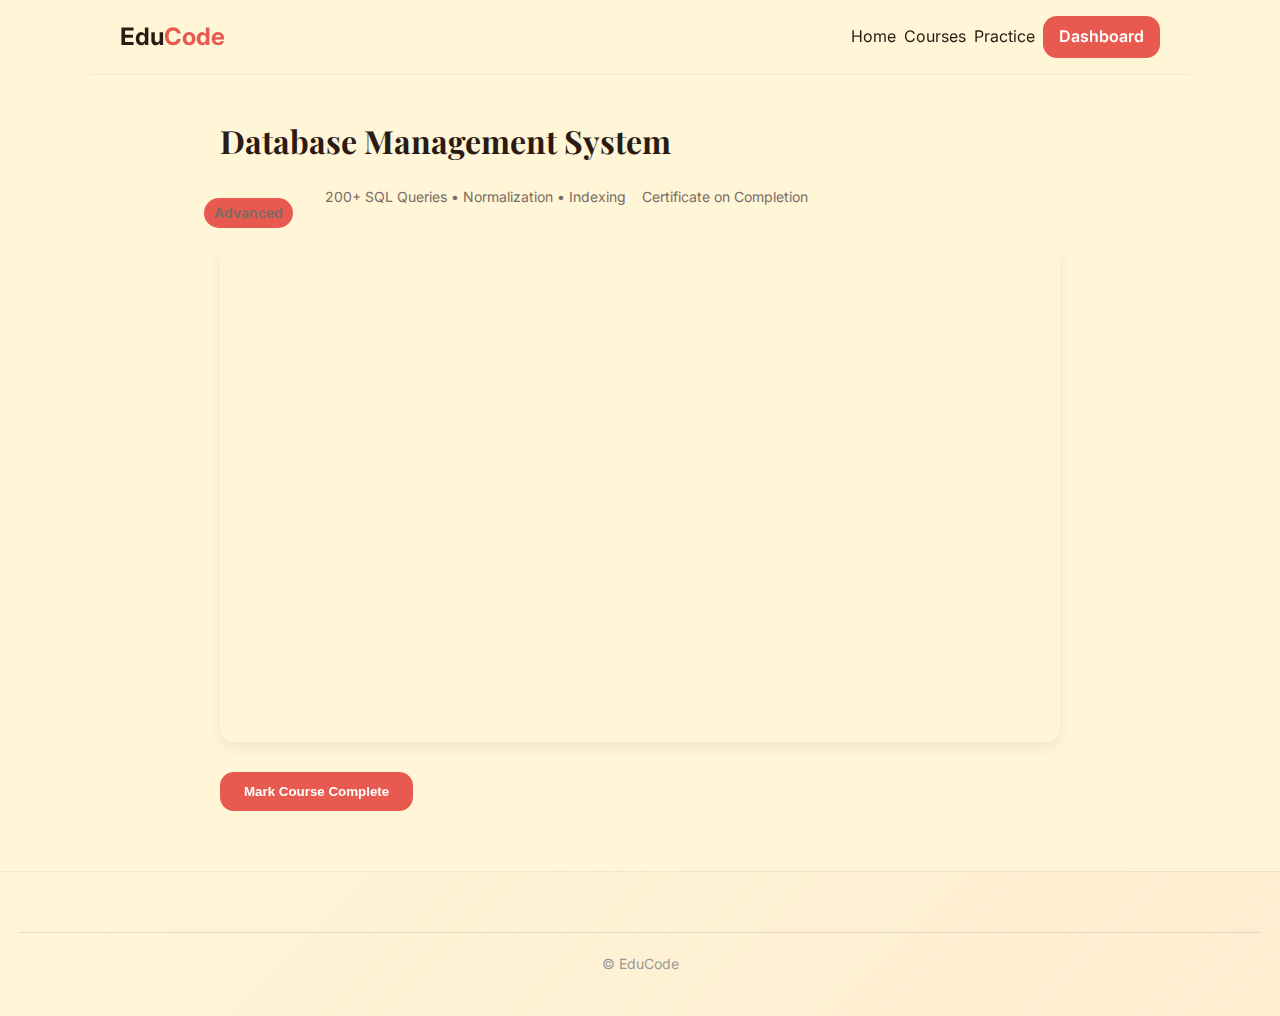
<file: courese_dbms.html>
<!DOCTYPE html>
<html lang="en">
<head>
  <meta charset="UTF-8" />
  <meta name="viewport" content="width=device-width, initial-scale=1.0" />
  <title>DBMS Course - EduCode</title>
  <link rel="stylesheet" href="index.css" />
  <link href="https://fonts.googleapis.com/css2?family=Inter:wght@400;500;600;700&family=Playfair+Display:wght@700&display=swap" rel="stylesheet">
</head>
<body>
  <header class="navbar">
    <div class="logo">Edu<span class="accent">Code</span></div>
    <nav class="nav-links">
      <a href="index.html">Home</a>
      <a href="course.html">Courses</a>
      <a href="practice.html">Practice</a>
      <a href="dashboard.html" class="btn-login">Dashboard</a>
    </nav>
  </header>

  <section class="course-page section">
    <h1>Database Management System</h1>
    <div class="course-meta">
      <span class="tag advanced">Advanced</span>
      <span>200+ SQL Queries • Normalization • Indexing</span>
      <span>Certificate on Completion</span>
    </div>

    <div class="video-player">
      <iframe src="https://www.youtube.com/embed/7S_tz1z_5bA" allowfullscreen></iframe>
    </div>

    <div class="modules" id="dbmsModules">
      <!-- Injected by JS -->
    </div>

    <button class="btn-primary" onclick="markComplete('dbms')">Mark Course Complete</button>
  </section>

  <footer>
    <p class="footer-copy">© <span id="year"></span> EduCode</p>
  </footer>

  <script src="index.js"></script>
</body>
</html>
</file>
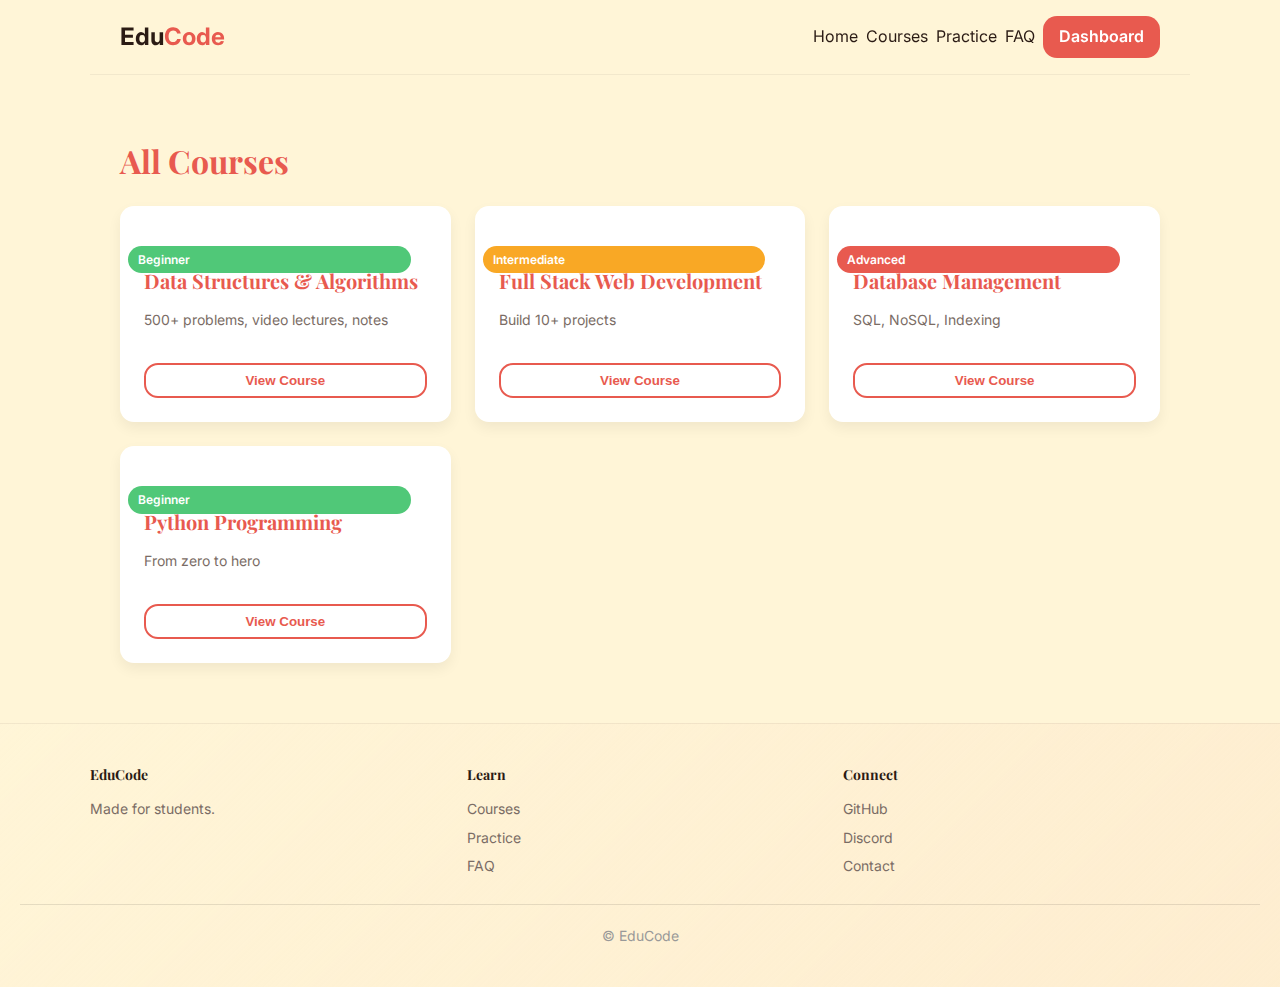
<file: course.html>
<!DOCTYPE html>
<html lang="en">
<head>
  <meta charset="UTF-8" />
  <meta name="viewport" content="width=device-width, initial-scale=1.0" />
  <title>EduCode - All Courses</title>
  <link rel="stylesheet" href="index.css" />
  <link href="https://fonts.googleapis.com/css2?family=Inter:wght@400;500;600;700&family=Playfair+Display:wght@700&display=swap" rel="stylesheet">
</head>
<body>
  <header class="navbar">
    <div class="logo">Edu<span class="accent">Code</span></div>
    <nav class="nav-links">
      <a href="index.html">Home</a>
      <a href="course.html">Courses</a>
      <a href="practice.html">Practice</a>
      <a href="faq.html">FAQ</a>
      <a href="dashboard.html" class="btn-login">Dashboard</a>
    </nav>
    <div class="menu-icon" id="menu-toggle">Menu</div>
  </header>

  <section class="section">
    <h2 class="section-title">All Courses</h2>
    <div class="cards">
      <div class="card" onclick="location.href='courses_dsa.html'">
        <div class="tag beginner">Beginner</div>
        <h3>Data Structures & Algorithms</h3>
        <p>500+ problems, video lectures, notes</p>
        <button class="card-btn">View Course</button>
      </div>
      <div class="card" onclick="location.href='courses_webd.html'">
        <div class="tag intermediate">Intermediate</div>
        <h3>Full Stack Web Development</h3>
        <p>Build 10+ projects</p>
        <button class="card-btn">View Course</button>
      </div>
      <div class="card" onclick="location.href='courses_dbms.html'">
        <div class="tag advanced">Advanced</div>
        <h3>Database Management</h3>
        <p>SQL, NoSQL, Indexing</p>
        <button class="card-btn">View Course</button>
      </div>
      <div class="card" onclick="location.href='courses_python.html'">
        <div class="tag beginner">Beginner</div>
        <h3>Python Programming</h3>
        <p>From zero to hero</p>
        <button class="card-btn">View Course</button>
      </div>
    </div>
  </section>

  <footer>
    <div class="footer-grid">
      <div><h4>EduCode</h4><p>Made for students.</p></div>
      <div><h4>Learn</h4><a href="course.html">Courses</a><a href="practice.html">Practice</a><a href="faq.html">FAQ</a></div>
      <div><h4>Connect</h4><a href="#">GitHub</a><a href="#">Discord</a><a href="#">Contact</a></div>
    </div>
    <p class="footer-copy">© <span id="year"></span> EduCode</p>
  </footer>

  <script src="index.js"></script>
</body>
</html>
</file>
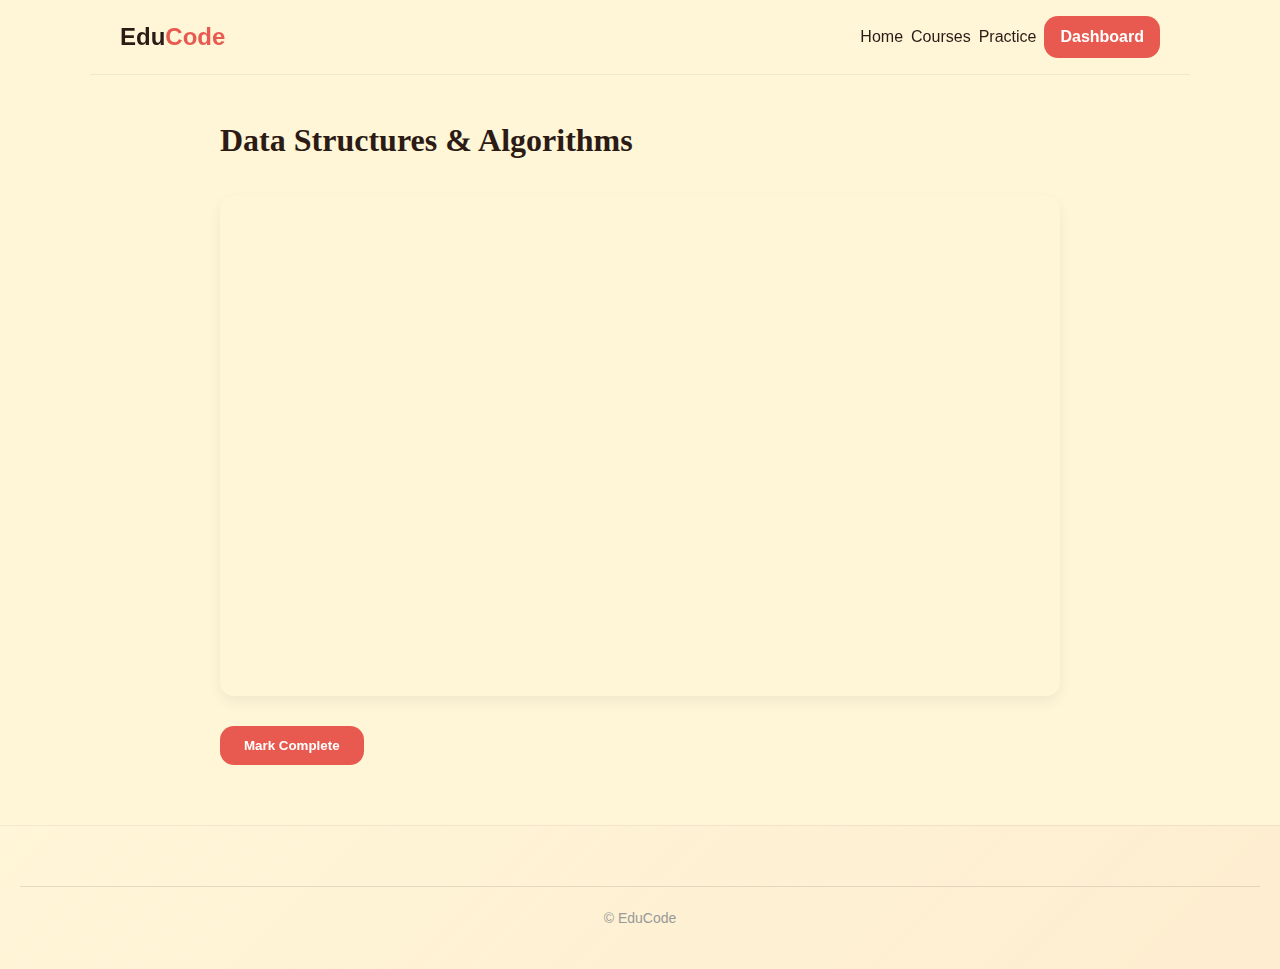
<file: courses_dsa.html>
<!DOCTYPE html>
<html lang="en">
<head>
  <meta charset="UTF-8" />
  <meta name="viewport" content="width=device-width, initial-scale=1.0" />
  <title>DSA Course - EduCode</title>
  <link rel="stylesheet" href="index.css" />
</head>
<body>
  <header class="navbar">
    <div class="logo">Edu<span class="accent">Code</span></div>
    <nav class="nav-links">
      <a href="index.html">Home</a>
      <a href="course.html">Courses</a>
      <a href="practice.html">Practice</a>
      <a href="dashboard.html" class="btn-login">Dashboard</a>
    </nav>
  </header>

  <section class="section course-page">
    <h1>Data Structures & Algorithms</h1>
    <div class="video-player">
      <iframe src="https://www.youtube.com/embed/8hly31xKli0" frameborder="0" allowfullscreen></iframe>
    </div>
    <div class="modules" id="dsaModules">
      <!-- Modules will be injected by JavaScript -->
    </div>
    <button class="btn-primary" onclick="markComplete('dsa')">Mark Complete</button>
  </section>

  <footer><p class="footer-copy">© <span id="year"></span> EduCode</p></footer>
  <script src="index.js"></script>
</body>
</html>
</file>
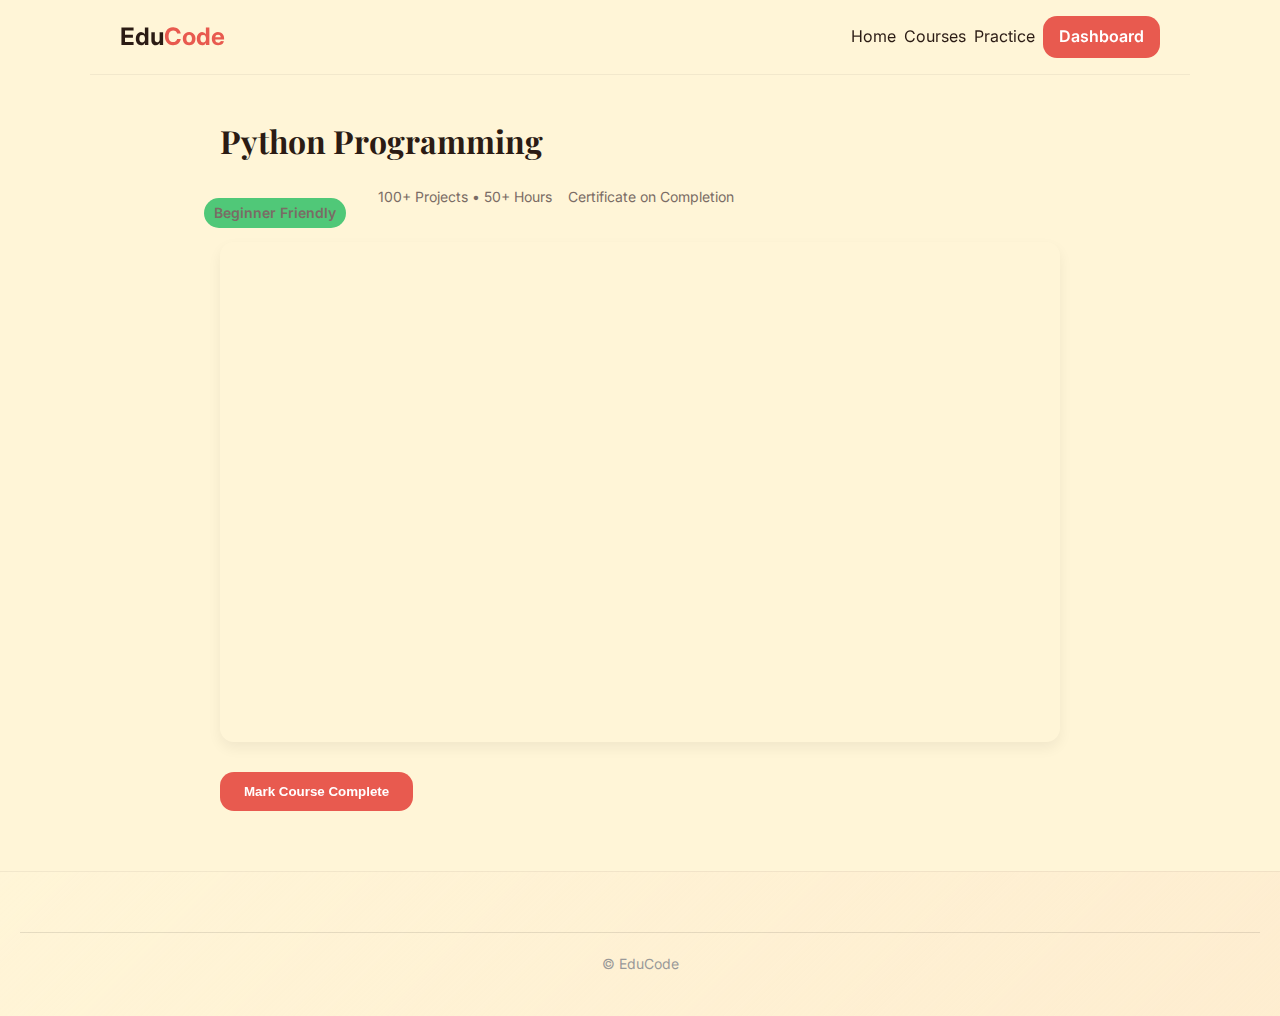
<file: courses_python.html>
<!DOCTYPE html>
<html lang="en">
<head>
  <meta charset="UTF-8" />
  <meta name="viewport" content="width=device-width, initial-scale=1.0" />
  <title>Python Course - EduCode</title>
  <link rel="stylesheet" href="index.css" />
  <link href="https://fonts.googleapis.com/css2?family=Inter:wght@400;500;600;700&family=Playfair+Display:wght@700&display=swap" rel="stylesheet">
</head>
<body>
  <header class="navbar">
    <div class="logo">Edu<span class="accent">Code</span></div>
    <nav class="nav-links">
      <a href="index.html">Home</a>
      <a href="course.html">Courses</a>
      <a href="practice.html">Practice</a>
      <a href="dashboard.html" class="btn-login">Dashboard</a>
    </nav>
  </header>

  <section class="course-page section">
    <h1>Python Programming</h1>
    <div class="course-meta">
      <span class="tag beginner">Beginner Friendly</span>
      <span>100+ Projects • 50+ Hours</span>
      <span>Certificate on Completion</span>
    </div>

    <div class="video-player">
      <iframe src="https://www.youtube.com/embed/rfscVS0vtbw" allowfullscreen></iframe>
    </div>

    <div class="modules" id="pythonModules">
      <!-- Injected by JS -->
    </div>

    <button class="btn-primary" onclick="markComplete('python')">Mark Course Complete</button>
  </section>

  <footer>
    <p class="footer-copy">© <span id="year"></span> EduCode</p>
  </footer>

  <script src="index.js"></script>
</body>
</html>
</file>
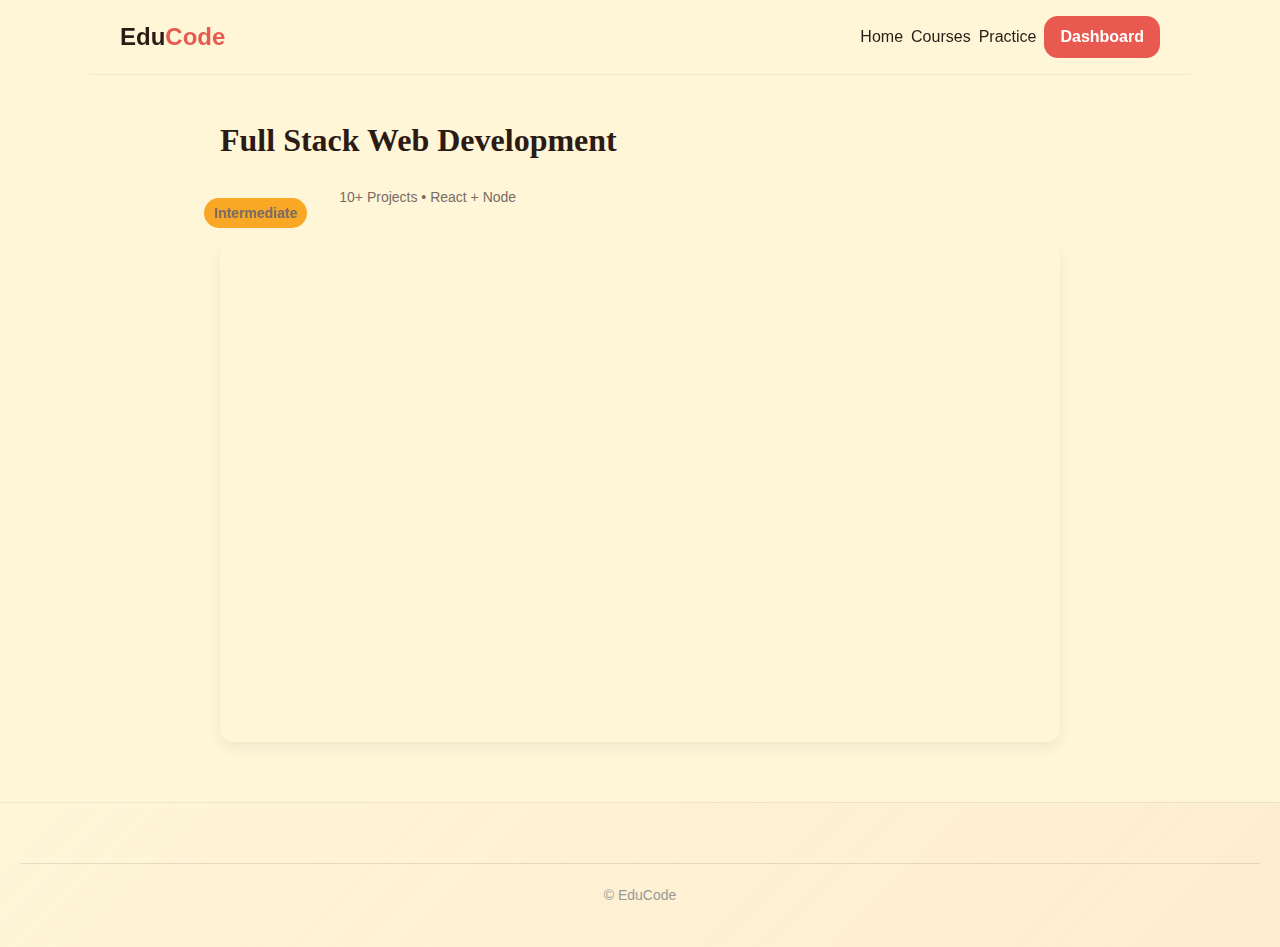
<file: courses_webd.html>
<!DOCTYPE html>
<html lang="en">
<head>
  <meta charset="UTF-8" />
  <meta name="viewport" content="width=device-width, initial-scale=1.0" />
  <title>Web Dev Course - EduCode</title>
  <link rel="stylesheet" href="index.css" />
</head>
<body>
  <header class="navbar">
    <div class="logo">Edu<span class="accent">Code</span></div>
    <nav class="nav-links">
      <a href="index.html">Home</a>
      <a href="course.html">Courses</a>
      <a href="practice.html">Practice</a>
      <a href="dashboard.html" class="btn-login">Dashboard</a>
    </nav>
    <div class="menu-icon" id="menu-toggle">Menu</div>
  </header>

  <section class="course-page section">
    <h1>Full Stack Web Development</h1>
    <div class="course-meta">
      <span class="tag intermediate">Intermediate</span>
      <span>10+ Projects • React + Node</span>
    </div>

    <div class="video-player">
      <iframe src="https://www.youtube.com/embed/SqcY0GlETPk" allowfullscreen></iframe>
    </div>

    <div class="modules" id="webdevModules">
      <!-- Injected by JS -->
    </div>
  </section>

  <footer><p class="footer-copy">© <span id="year"></span> EduCode</p></footer>
  <script src="index.js"></script>
</body>
</html>
</file>
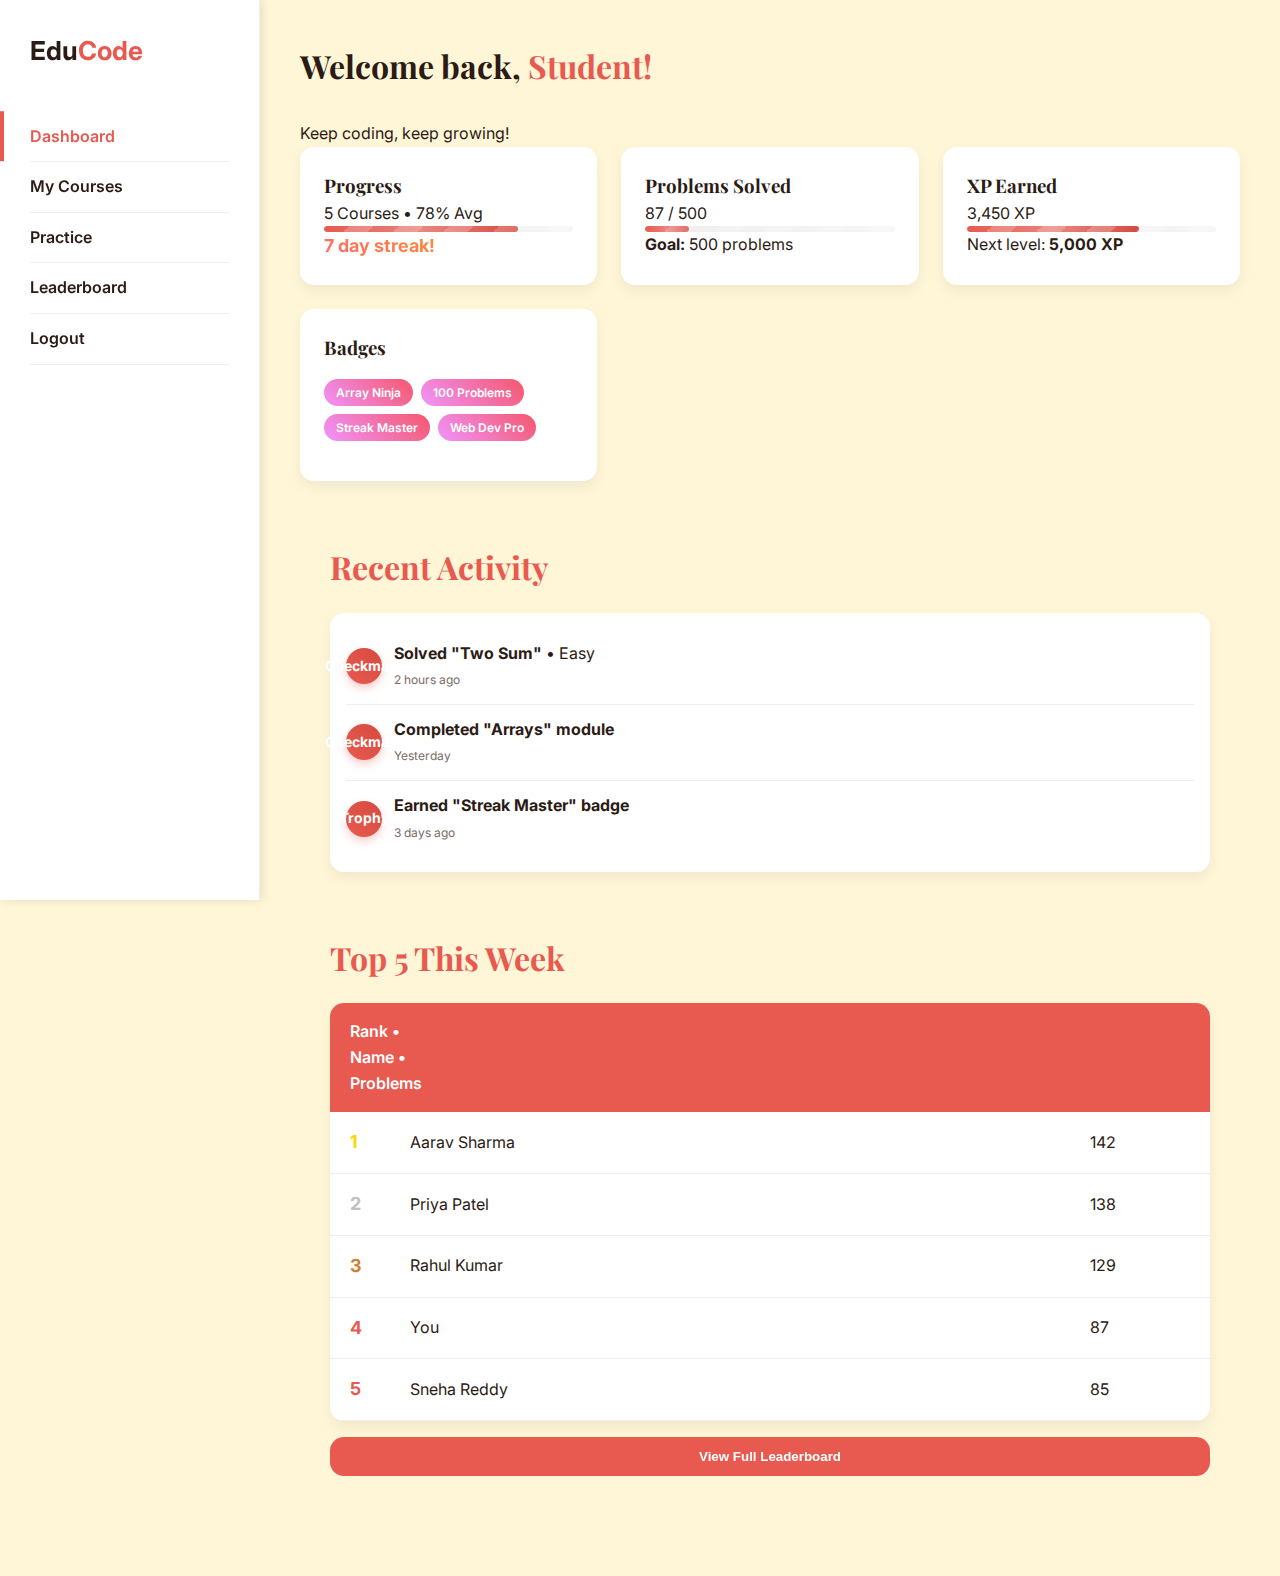
<file: dashboard.html>
<!DOCTYPE html>
<html lang="en">
<head>
  <meta charset="UTF-8" />
  <meta name="viewport" content="width=device-width, initial-scale=1.0" />
  <title>EduCode - Dashboard</title>
  <link rel="stylesheet" href="index.css" />
  <link href="https://fonts.googleapis.com/css2?family=Inter:wght@400;500;600;700&family=Playfair+Display:wght@700&display=swap" rel="stylesheet">
</head>
<body class="dashboard-body">
  <!-- SIDEBAR -->
  <div class="sidebar">
    <div class="logo">Edu<span class="accent">Code</span></div>
    <nav class="sidebar-menu">
      <a href="dashboard.html" class="active">Dashboard</a>
      <a href="course.html">My Courses</a>
      <a href="practice.html">Practice</a>
      <a href="leaderboard.html">Leaderboard</a>
      <a href="index.html">Logout</a>
    </nav>
  </div>

  <!-- MAIN CONTENT -->
  <div class="dashboard-main">
    <header class="dash-header">
      <h2>Welcome back, <span class="accent">Student!</span></h2>
      <p>Keep coding, keep growing!</p>
    </header>

    <!-- STATS GRID -->
    <div class="dash-grid">
      <div class="dash-card">
        <h3>Progress</h3>
        <p>5 Courses • 78% Avg</p>
        <div class="progress-bar"><div style="width:78%"></div></div>
        <div class="streak">7 day streak!</div>
      </div>

      <div class="dash-card">
        <h3>Problems Solved</h3>
        <p>87 / 500</p>
        <div class="progress-bar"><div style="width:17.4%"></div></div>
        <p><strong>Goal:</strong> 500 problems</p>
      </div>

      <div class="dash-card">
        <h3>XP Earned</h3>
        <p>3,450 XP</p>
        <div class="progress-bar"><div style="width:69%"></div></div>
        <p>Next level: <strong>5,000 XP</strong></p>
      </div>

      <div class="dash-card">
        <h3>Badges</h3>
        <div class="badges">
          <span class="badge">Array Ninja</span>
          <span class="badge">100 Problems</span>
          <span class="badge">Streak Master</span>
          <span class="badge">Web Dev Pro</span>
        </div>
      </div>
    </div>

    <!-- RECENT ACTIVITY -->
    <div class="section">
      <h3 class="section-title">Recent Activity</h3>
      <div class="activity-list">
        <div class="activity-item">
          <span class="activity-icon">Checkmark</span>
          <div>
            <p><strong>Solved "Two Sum"</strong> • Easy</p>
            <small>2 hours ago</small>
          </div>
        </div>
        <div class="activity-item">
          <span class="activity-icon">Checkmark</span>
          <div>
            <p><strong>Completed "Arrays" module</strong></p>
            <small>Yesterday</small>
          </div>
        </div>
        <div class="activity-item">
          <span class="activity-icon">Trophy</span>
          <div>
            <p><strong>Earned "Streak Master" badge</strong></p>
            <small>3 days ago</small>
          </div>
        </div>
      </div>
    </div>

    <!-- MINI LEADERBOARD -->
    <div class="section">
      <h3 class="section-title">Top 5 This Week</h3>
      <div class="leaderboard">
        <div class="leaderboard-header">Rank • Name • Problems</div>
        <div class="leaderboard-row">
          <span class="rank rank-1">1</span>
          <span>Aarav Sharma</span>
          <span>142</span>
        </div>
        <div class="leaderboard-row">
          <span class="rank rank-2">2</span>
          <span>Priya Patel</span>
          <span>138</span>
        </div>
        <div class="leaderboard-row">
          <span class="rank rank-3">3</span>
          <span>Rahul Kumar</span>
          <span>129</span>
        </div>
        <div class="leaderboard-row">
          <span class="rank">4</span>
          <span>You</span>
          <span>87</span>
        </div>
        <div class="leaderboard-row">
          <span class="rank">5</span>
          <span>Sneha Reddy</span>
          <span>85</span>
        </div>
      </div>
      <button class="btn-primary" style="margin-top:16px; width:100%;">View Full Leaderboard</button>
    </div>
  </div>

  <script src="index.js"></script>
</body>
</html>
</file>
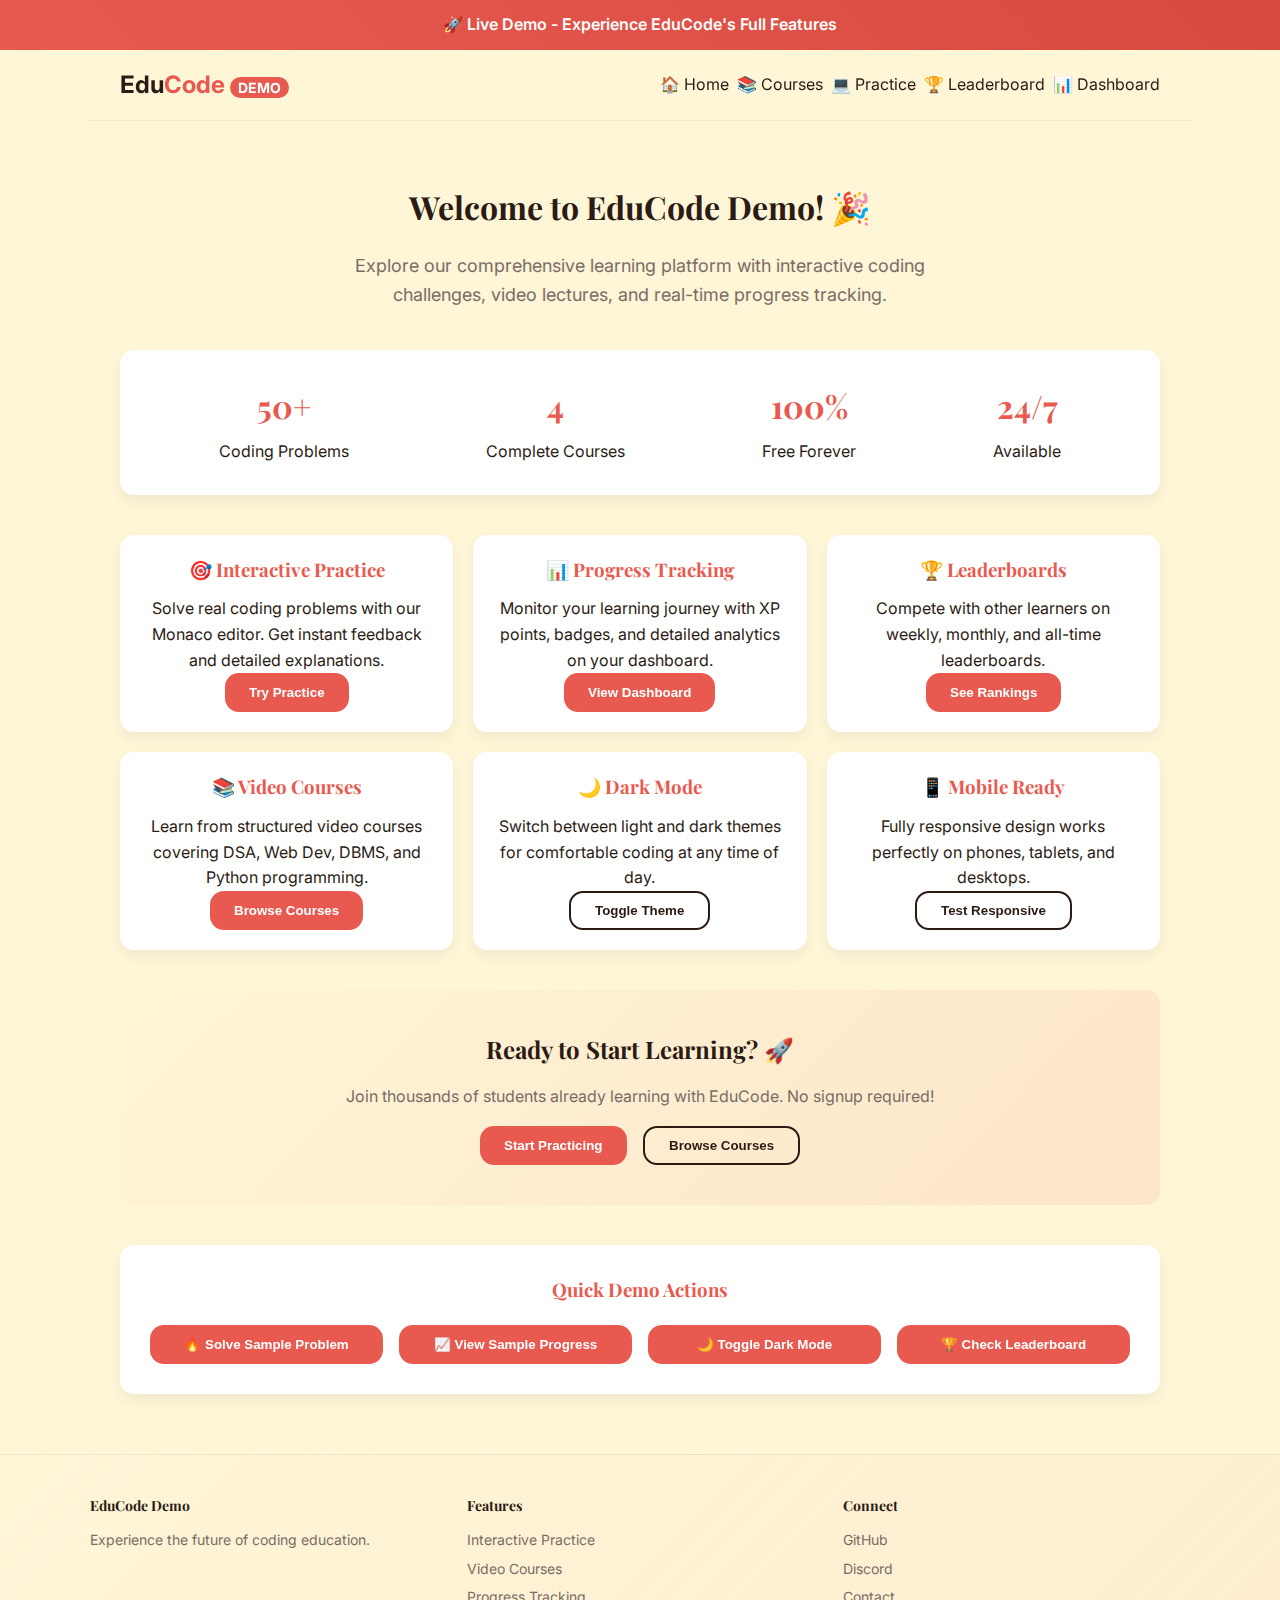
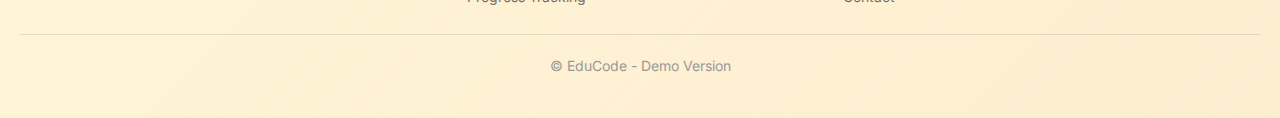
<file: demo.html>
<!DOCTYPE html>
<html lang="en">
<head>
  <meta charset="UTF-8" />
  <meta name="viewport" content="width=device-width, initial-scale=1.0" />
  <title>EduCode - Live Demo</title>
  <link rel="stylesheet" href="index.css" />
  <link href="https://fonts.googleapis.com/css2?family=Inter:wght@400;500;600;700&family=Playfair+Display:wght@700&display=swap" rel="stylesheet">
  <style>
    .demo-banner {
      background: linear-gradient(45deg, var(--accent), var(--accent-dark));
      color: white;
      text-align: center;
      padding: 12px;
      font-weight: 600;
      position: sticky;
      top: 0;
      z-index: 1001;
    }
    
    .demo-features {
      display: grid;
      grid-template-columns: repeat(auto-fit, minmax(250px, 1fr));
      gap: 20px;
      margin: 40px 0;
    }
    
    .demo-feature {
      background: white;
      padding: 20px;
      border-radius: var(--radius);
      box-shadow: var(--shadow);
      text-align: center;
      transition: var(--transition);
    }
    
    .demo-feature:hover {
      transform: translateY(-5px);
      box-shadow: 0 12px 25px rgba(0,0,0,0.15);
    }
    
    .demo-feature h3 {
      color: var(--accent);
      margin-bottom: 12px;
    }
    
    .demo-stats {
      display: flex;
      justify-content: space-around;
      background: white;
      padding: 30px;
      border-radius: var(--radius);
      box-shadow: var(--shadow);
      margin: 30px 0;
    }
    
    .demo-stat {
      text-align: center;
    }
    
    .demo-stat h4 {
      font-size: 32px;
      color: var(--accent);
      margin-bottom: 8px;
    }
    
    .demo-cta {
      text-align: center;
      padding: 40px 20px;
      background: linear-gradient(135deg, var(--bg), rgba(232, 90, 79, 0.1));
      border-radius: var(--radius);
      margin: 40px 0;
    }
  </style>
</head>
<body>
  <div class="demo-banner">
    🚀 Live Demo - Experience EduCode's Full Features
  </div>

  <header class="navbar">
    <div class="logo">Edu<span class="accent">Code</span> <span style="font-size: 14px; background: var(--accent); color: white; padding: 2px 8px; border-radius: 12px;">DEMO</span></div>
    <nav class="nav-links">
      <a href="index.html">🏠 Home</a>
      <a href="course.html">📚 Courses</a>
      <a href="practice.html">💻 Practice</a>
      <a href="leaderboard.html">🏆 Leaderboard</a>
      <a href="dashboard.html">📊 Dashboard</a>
    </nav>
    <div class="menu-icon" id="menu-toggle">Menu</div>
  </header>

  <section class="section">
    <h1 style="text-align: center; margin-bottom: 20px;">Welcome to EduCode Demo! 🎉</h1>
    <p style="text-align: center; font-size: 18px; color: var(--muted); max-width: 600px; margin: 0 auto 40px;">
      Explore our comprehensive learning platform with interactive coding challenges, 
      video lectures, and real-time progress tracking.
    </p>

    <div class="demo-stats">
      <div class="demo-stat">
        <h4>50+</h4>
        <p>Coding Problems</p>
      </div>
      <div class="demo-stat">
        <h4>4</h4>
        <p>Complete Courses</p>
      </div>
      <div class="demo-stat">
        <h4>100%</h4>
        <p>Free Forever</p>
      </div>
      <div class="demo-stat">
        <h4>24/7</h4>
        <p>Available</p>
      </div>
    </div>

    <div class="demo-features">
      <div class="demo-feature">
        <h3>🎯 Interactive Practice</h3>
        <p>Solve real coding problems with our Monaco editor. Get instant feedback and detailed explanations.</p>
        <button class="btn-primary" onclick="location.href='practice.html'">Try Practice</button>
      </div>
      
      <div class="demo-feature">
        <h3>📊 Progress Tracking</h3>
        <p>Monitor your learning journey with XP points, badges, and detailed analytics on your dashboard.</p>
        <button class="btn-primary" onclick="location.href='dashboard.html'">View Dashboard</button>
      </div>
      
      <div class="demo-feature">
        <h3>🏆 Leaderboards</h3>
        <p>Compete with other learners on weekly, monthly, and all-time leaderboards.</p>
        <button class="btn-primary" onclick="location.href='leaderboard.html'">See Rankings</button>
      </div>
      
      <div class="demo-feature">
        <h3>📚 Video Courses</h3>
        <p>Learn from structured video courses covering DSA, Web Dev, DBMS, and Python programming.</p>
        <button class="btn-primary" onclick="location.href='course.html'">Browse Courses</button>
      </div>
      
      <div class="demo-feature">
        <h3>🌙 Dark Mode</h3>
        <p>Switch between light and dark themes for comfortable coding at any time of day.</p>
        <button class="btn-secondary" onclick="document.body.classList.toggle('dark-mode')">Toggle Theme</button>
      </div>
      
      <div class="demo-feature">
        <h3>📱 Mobile Ready</h3>
        <p>Fully responsive design works perfectly on phones, tablets, and desktops.</p>
        <button class="btn-secondary" onclick="alert('Try resizing your browser window!')">Test Responsive</button>
      </div>
    </div>

    <div class="demo-cta">
      <h2>Ready to Start Learning? 🚀</h2>
      <p style="margin: 16px 0; font-size: 16px; color: var(--muted);">
        Join thousands of students already learning with EduCode. No signup required!
      </p>
      <div style="display: flex; gap: 16px; justify-content: center; flex-wrap: wrap;">
        <button class="btn-primary" onclick="location.href='practice.html'">Start Practicing</button>
        <button class="btn-secondary" onclick="location.href='course.html'">Browse Courses</button>
      </div>
    </div>

    <div style="background: white; padding: 30px; border-radius: var(--radius); box-shadow: var(--shadow); margin: 30px 0;">
      <h3 style="text-align: center; color: var(--accent); margin-bottom: 20px;">Quick Demo Actions</h3>
      <div style="display: grid; grid-template-columns: repeat(auto-fit, minmax(200px, 1fr)); gap: 16px;">
        <button class="btn-primary" onclick="openSampleProblem()">🔥 Solve Sample Problem</button>
        <button class="btn-primary" onclick="showProgress()">📈 View Sample Progress</button>
        <button class="btn-primary" onclick="toggleDarkMode()">🌙 Toggle Dark Mode</button>
        <button class="btn-primary" onclick="showLeaderboard()">🏆 Check Leaderboard</button>
      </div>
    </div>
  </section>

  <footer>
    <div class="footer-grid">
      <div><h4>EduCode Demo</h4><p>Experience the future of coding education.</p></div>
      <div><h4>Features</h4><a href="practice.html">Interactive Practice</a><a href="course.html">Video Courses</a><a href="dashboard.html">Progress Tracking</a></div>
      <div><h4>Connect</h4><a href="#">GitHub</a><a href="#">Discord</a><a href="#">Contact</a></div>
    </div>
    <p class="footer-copy">© <span id="year"></span> EduCode - Demo Version</p>
  </footer>

  <script src="theme-toggle.js"></script>
  <script src="index.js"></script>
  <script>
    // Demo-specific functions
    function openSampleProblem() {
      alert('🎯 Opening Two Sum problem...');
      setTimeout(() => {
        location.href = 'practice.html';
      }, 1000);
    }
    
    function showProgress() {
      alert('📊 Sample Progress:\n\n✅ Problems Solved: 87/500\n🔥 Current Streak: 7 days\n⭐ XP Earned: 3,450\n🏆 Rank: #4 this week');
    }
    
    function toggleDarkMode() {
      document.body.classList.toggle('dark-mode');
      const isDark = document.body.classList.contains('dark-mode');
      alert(isDark ? '🌙 Dark mode activated!' : '☀️ Light mode activated!');
    }
    
    function showLeaderboard() {
      alert('🏆 Weekly Leaderboard:\n\n1. Aarav Sharma - 142 problems\n2. Priya Patel - 138 problems\n3. Rahul Kumar - 129 problems\n4. You - 87 problems\n5. Sneha Reddy - 85 problems');
    }
    
    // Auto-demo features
    setTimeout(() => {
      if (confirm('🎉 Welcome to EduCode Demo!\n\nWould you like a quick tour of the features?')) {
        alert('✨ Tour starting...\n\n1. Try solving a coding problem\n2. Check your progress dashboard\n3. Browse video courses\n4. View global leaderboards\n\nClick OK to continue!');
      }
    }, 2000);
  </script>
</body>
</html>
</file>
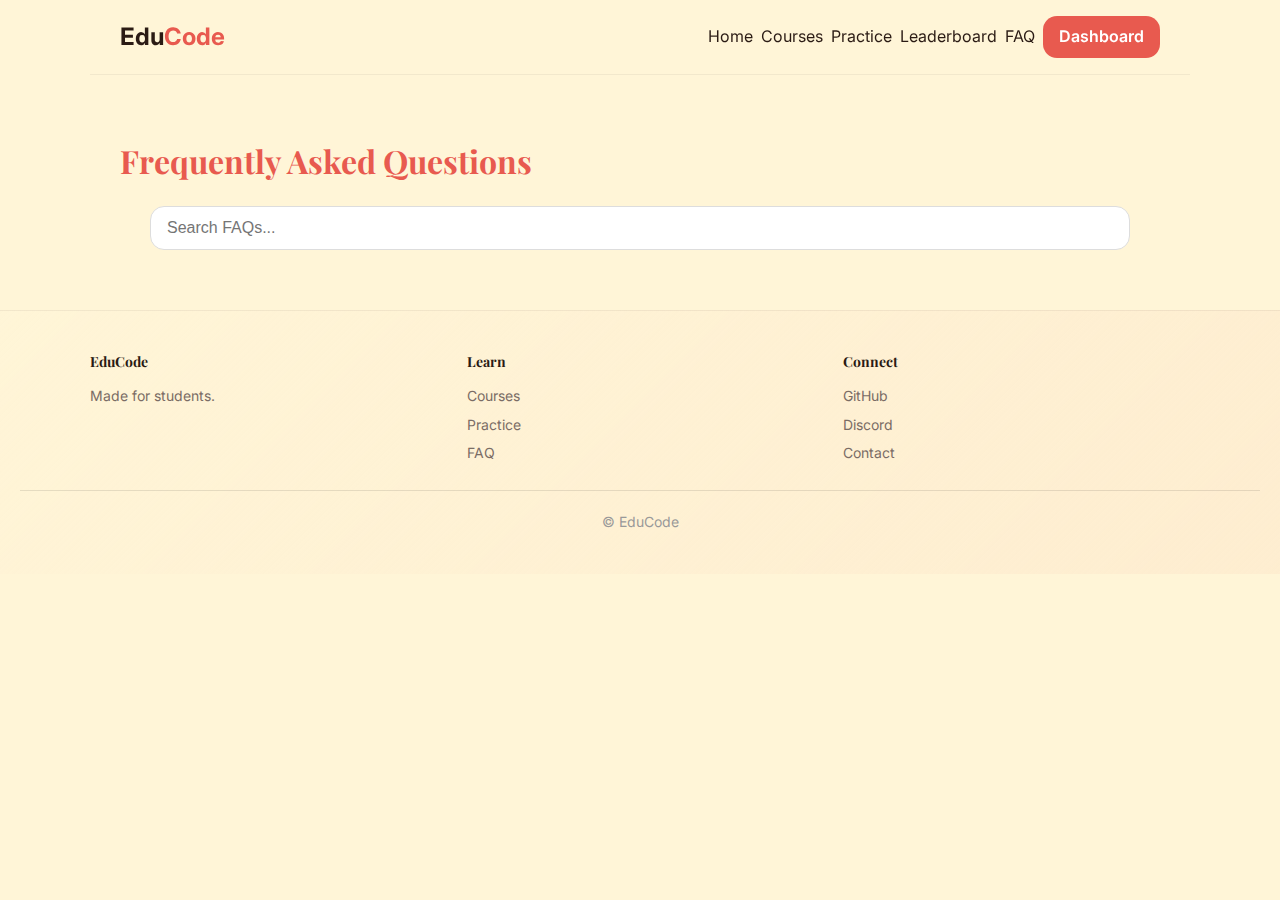
<file: faq.html>
<!DOCTYPE html>
<html lang="en">
<head>
  <meta charset="UTF-8" />
  <meta name="viewport" content="width=device-width, initial-scale=1.0" />
  <title>EduCode - FAQ</title>
  <link rel="stylesheet" href="index.css" />
  <link href="https://fonts.googleapis.com/css2?family=Inter:wght@400;500;600;700&family=Playfair+Display:wght@700&display=swap" rel="stylesheet">
</head>
<body>
  <header class="navbar">
    <div class="logo">Edu<span class="accent">Code</span></div>
    <nav class="nav-links">
      <a href="index.html">Home</a>
      <a href="course.html">Courses</a>
      <a href="practice.html">Practice</a>
      <a href="leaderboard.html">Leaderboard</a>
      <a href="faq.html">FAQ</a>
      <a href="dashboard.html" class="btn-login">Dashboard</a>
    </nav>
    <div class="menu-icon" id="menu-toggle">Menu</div>
  </header>

  <section class="section">
    <h2 class="section-title">Frequently Asked Questions</h2>
    
    <div class="search-bar">
      <input type="text" id="faqSearch" placeholder="Search FAQs..." />
    </div>

    <div id="faqList">
      <!-- FAQ items will be injected by JavaScript -->
    </div>
  </section>

  <footer>
    <div class="footer-grid">
      <div><h4>EduCode</h4><p>Made for students.</p></div>
      <div><h4>Learn</h4><a href="course.html">Courses</a><a href="practice.html">Practice</a><a href="faq.html">FAQ</a></div>
      <div><h4>Connect</h4><a href="#">GitHub</a><a href="#">Discord</a><a href="#">Contact</a></div>
    </div>
    <p class="footer-copy">© <span id="year"></span> EduCode</p>
  </footer>

  <script src="index.js"></script>
</body>
</html>
</file>
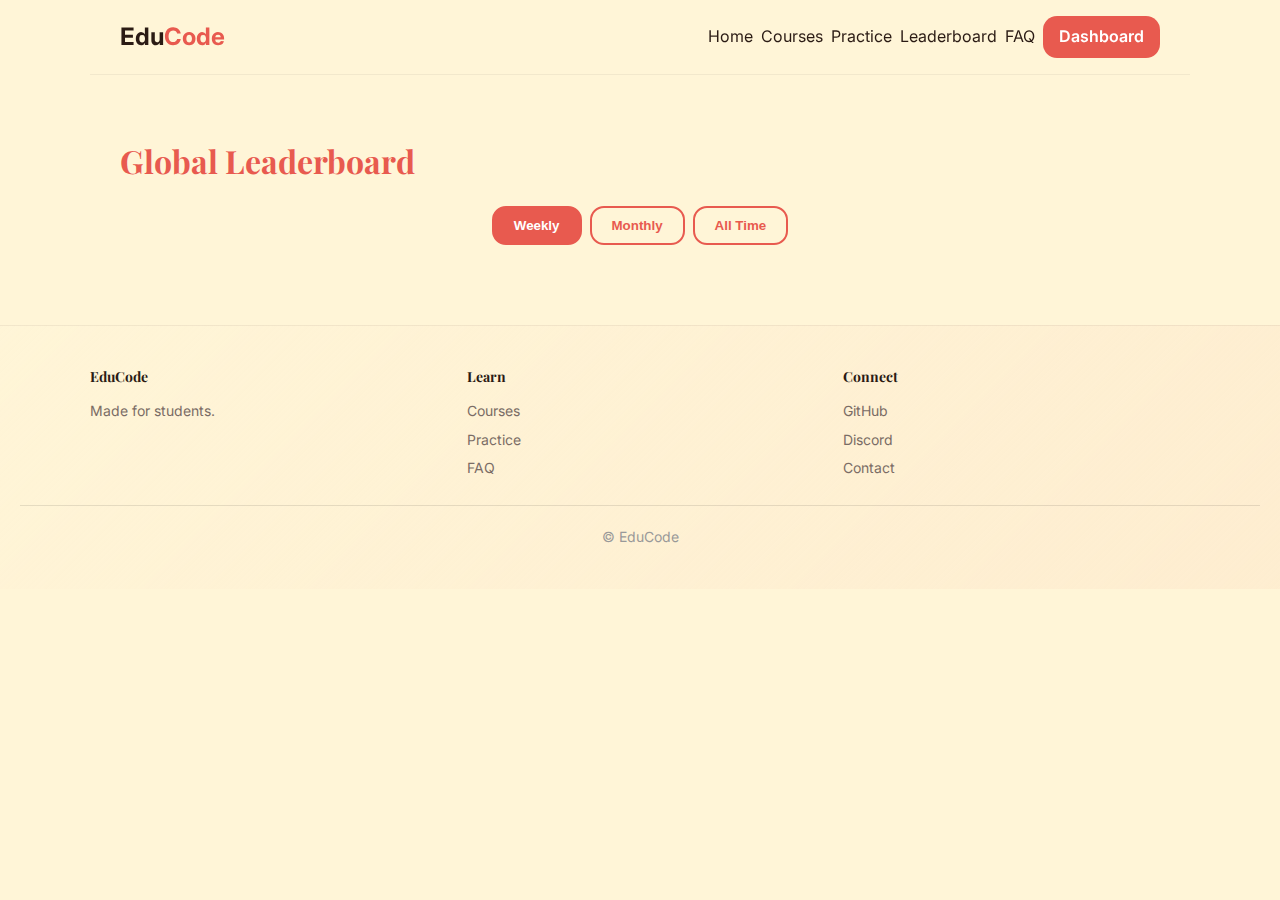
<file: leaderboard.html>
<!DOCTYPE html>
<html lang="en">
<head>
  <meta charset="UTF-8" />
  <meta name="viewport" content="width=device-width, initial-scale=1.0" />
  <title>EduCode - Leaderboard</title>
  <link rel="stylesheet" href="index.css" />
  <link href="https://fonts.googleapis.com/css2?family=Inter:wght@400;500;600;700&family=Playfair+Display:wght@700&display=swap" rel="stylesheet">
</head>
<body>
  <header class="navbar">
    <div class="logo">Edu<span class="accent">Code</span></div>
    <nav class="nav-links">
      <a href="index.html">Home</a>
      <a href="course.html">Courses</a>
      <a href="practice.html">Practice</a>
      <a href="leaderboard.html">Leaderboard</a>
      <a href="faq.html">FAQ</a>
      <a href="dashboard.html" class="btn-login">Dashboard</a>
    </nav>
    <div class="menu-icon" id="menu-toggle">Menu</div>
  </header>

  <section class="section">
    <h2 class="section-title">Global Leaderboard</h2>
    <div class="tab-buttons">
      <button class="tab-btn active" data-tab="weekly">Weekly</button>
      <button class="tab-btn" data-tab="monthly">Monthly</button>
      <button class="tab-btn" data-tab="alltime">All Time</button>
    </div>

    <div class="leaderboard-container">
      <div class="leaderboard" id="leaderboardTable">
        <!-- Injected by JS -->
      </div>
    </div>
  </section>

  <footer>
    <div class="footer-grid">
      <div><h4>EduCode</h4><p>Made for students.</p></div>
      <div><h4>Learn</h4><a href="course.html">Courses</a><a href="practice.html">Practice</a><a href="faq.html">FAQ</a></div>
      <div><h4>Connect</h4><a href="#">GitHub</a><a href="#">Discord</a><a href="#">Contact</a></div>
    </div>
    <p class="footer-copy">© <span id="year"></span> EduCode</p>
  </footer>

  <script src="index.js"></script>
</body>
</html>
</file>
<file: index.css>
/* ===== ROOT VARIABLES ===== */
:root {
    --bg: #fff5d7;
    --text: #2b1b14;
    --accent: #e85a4f;
    --accent-dark: #d74a3f;
    --muted: #7a6c65;
    --radius: 14px;
    --max-width: 1100px;
    --shadow: 0 6px 14px rgba(0, 0, 0, 0.06);
    --transition: all 0.3s ease;
}

/* ===== DARK MODE VARIABLES ===== */
body.dark-mode {
    --bg: #0f0f0f;
    --text: #ffffff;
    --muted: #b0b0b0;
    --accent: #ff6b6b;
    --accent-dark: #ff5252;
    --shadow: 0 6px 20px rgba(0, 0, 0, 0.4);
    --card-bg: #1a1a1a;
    --border: rgba(255, 255, 255, 0.1);
    --glass-bg: rgba(26, 26, 26, 0.8);
}

/* Light mode specific variables */
body:not(.dark-mode) {
    --card-bg: #ffffff;
    --border: rgba(0, 0, 0, 0.1);
    --glass-bg: rgba(255, 245, 215, 0.8);
}

/* ===== BASE STYLES ===== */
* {
    margin: 0;
    padding: 0;
    box-sizing: border-box;
}

body {
    margin: 0;
    font-family: 'Inter', sans-serif;
    background: var(--bg);
    color: var(--text);
    line-height: 1.6;
    transition: var(--transition);
}

h1, h2, h3, h4, h5 { font-family: 'Playfair Display', serif; }
a { text-decoration: none; color: inherit; }

/* ===== NAVBAR ===== */
.navbar {
    display: flex;
    justify-content: space-between;
    align-items: center;
    padding: 16px 30px;
    max-width: var(--max-width);
    margin: 0 auto;
    position: sticky;
    top: 0;
    background: rgba(255, 245, 215, 0.95);
    backdrop-filter: blur(10px);
    z-index: 1000;
    border-bottom: 1px solid rgba(0,0,0,0.05);
    transition: var(--transition);
}

.navbar-brand {
    display: flex;
    flex-direction: column;
    align-items: flex-start;
}

.logo-tagline {
    font-size: 10px;
    color: var(--muted);
    margin-top: -2px;
    font-weight: 500;
}

.logo {
    font-weight: 700;
    font-size: 24px;
}

.accent { color: var(--accent); }

.nav-links {
    display: flex;
    gap: 8px;
    align-items: center;
}

.nav-link {
    display: flex;
    align-items: center;
    gap: 6px;
    color: var(--text);
    font-weight: 500;
    padding: 8px 16px;
    border-radius: 25px;
    transition: var(--transition);
    position: relative;
}

.nav-link:hover,
.nav-link.active {
    background: rgba(232, 90, 79, 0.1);
    color: var(--accent);
}

.nav-icon {
    font-size: 16px;
}

.navbar-actions {
    display: flex;
    align-items: center;
    gap: 16px;
}

/* ===== PROFESSIONAL THEME TOGGLE ===== */
.theme-toggle {
    position: relative;
    background: none;
    border: none;
    cursor: pointer;
    padding: 4px;
    border-radius: 50px;
    transition: var(--transition);
}

.theme-toggle:hover {
    transform: scale(1.05);
}

.theme-toggle-track {
    width: 60px;
    height: 30px;
    background: linear-gradient(45deg, #87CEEB, #FFE4B5);
    border-radius: 50px;
    position: relative;
    box-shadow: inset 0 2px 4px rgba(0,0,0,0.1);
    transition: var(--transition);
}

body.dark-mode .theme-toggle-track {
    background: linear-gradient(45deg, #2C3E50, #34495E);
    box-shadow: inset 0 2px 4px rgba(0,0,0,0.3);
}

.theme-toggle-thumb {
    position: absolute;
    top: 2px;
    left: 2px;
    width: 26px;
    height: 26px;
    background: white;
    border-radius: 50%;
    display: flex;
    align-items: center;
    justify-content: center;
    transition: all 0.3s cubic-bezier(0.4, 0, 0.2, 1);
    box-shadow: 0 2px 8px rgba(0,0,0,0.15);
    overflow: hidden;
}

body.dark-mode .theme-toggle-thumb {
    transform: translateX(30px);
    background: #2C3E50;
    box-shadow: 0 2px 8px rgba(0,0,0,0.3);
}

.theme-icon {
    position: absolute;
    font-size: 14px;
    transition: all 0.3s ease;
    display: flex;
    align-items: center;
    justify-content: center;
}

.sun-icon {
    opacity: 1;
    transform: rotate(0deg) scale(1);
}

.moon-icon {
    opacity: 0;
    transform: rotate(180deg) scale(0.5);
}

body.dark-mode .sun-icon {
    opacity: 0;
    transform: rotate(-180deg) scale(0.5);
}

body.dark-mode .moon-icon {
    opacity: 1;
    transform: rotate(0deg) scale(1);
}

.notification-btn {
    position: relative;
    background: none;
    border: none;
    cursor: pointer;
    padding: 8px;
    border-radius: 50%;
    transition: var(--transition);
}

.notification-btn:hover {
    background: rgba(232, 90, 79, 0.1);
}

.notification-icon {
    font-size: 20px;
}

.notification-badge {
    position: absolute;
    top: 2px;
    right: 2px;
    background: var(--accent);
    color: white;
    font-size: 10px;
    font-weight: 600;
    padding: 2px 6px;
    border-radius: 10px;
    min-width: 16px;
    text-align: center;
}

.btn-login {
    background: var(--accent);
    color: white;
    padding: 8px 16px;
    border-radius: var(--radius);
    font-weight: 600;
}

.btn-login:hover { background: var(--accent-dark); }

.menu-icon {
    display: none;
    flex-direction: column;
    cursor: pointer;
    padding: 8px;
    gap: 4px;
}

.menu-icon span {
    width: 24px;
    height: 3px;
    background: var(--text);
    border-radius: 2px;
    transition: var(--transition);
}

.menu-icon:hover span {
    background: var(--accent);
}

/* ===== SEARCH BAR ===== */
.search-bar {
    max-width: var(--max-width);
    margin: 20px auto;
    padding: 0 30px;
    display: flex;
    gap: 10px;
}

.search-bar input {
    flex: 1;
    padding: 12px 16px;
    border: 1px solid #ddd;
    border-radius: var(--radius);
    font-size: 16px;
}

.search-bar button {
    background: var(--accent);
    color: white;
    border: none;
    padding: 0 20px;
    border-radius: var(--radius);
    cursor: pointer;
    font-weight: 600;
}

/* ===== CONTAINER ===== */
.container {
    max-width: var(--max-width);
    margin: 0 auto;
    padding: 0 30px;
}

/* ===== HERO SECTION ===== */
.hero {
    max-width: var(--max-width);
    margin: 60px auto;
    display: grid;
    grid-template-columns: 1fr 1fr;
    align-items: center;
    gap: 60px;
    padding: 0 30px;
    min-height: 80vh;
}

.hero-badge {
    display: inline-block;
    background: linear-gradient(45deg, var(--accent), #ff6b6b);
    color: white;
    padding: 8px 16px;
    border-radius: 25px;
    font-size: 14px;
    font-weight: 600;
    margin-bottom: 20px;
    animation: pulse 2s infinite;
}

.hero-content h1 {
    font-size: 56px;
    margin: 0 0 20px;
    line-height: 1.1;
    font-weight: 700;
}

.hero-subtitle {
    font-size: 18px;
    color: var(--muted);
    margin-bottom: 30px;
    line-height: 1.6;
    max-width: 90%;
}

.hero-stats {
    display: flex;
    gap: 30px;
    margin: 30px 0;
}

.stat {
    text-align: center;
}

.stat-number {
    display: block;
    font-size: 24px;
    font-weight: 700;
    color: var(--accent);
    margin-bottom: 4px;
}

.stat-label {
    font-size: 14px;
    color: var(--muted);
}

.hero-features {
    display: flex;
    flex-wrap: wrap;
    gap: 20px;
    margin-top: 20px;
    font-size: 14px;
    color: var(--muted);
}

.hero-buttons {
    display: flex;
    gap: 14px;
    flex-wrap: wrap;
}

.btn-primary {
    background: var(--accent);
    color: white;
    padding: 12px 24px;
    border: none;
    border-radius: var(--radius);
    font-weight: 600;
    cursor: pointer;
    transition: var(--transition);
}

.btn-primary:hover { background: var(--accent-dark); }

.btn-secondary {
    border: 2px solid var(--text);
    background: transparent;
    color: var(--text);
    padding: 10px 24px;
    border-radius: var(--radius);
    cursor: pointer;
    font-weight: 600;
    transition: var(--transition);
}

.btn-secondary:hover { background: rgba(0,0,0,0.05); }

.hero-image img {
    width: 100%;
    max-width: 450px;
    border-radius: var(--radius);
    box-shadow: var(--shadow);
}

.floating {
    animation: float 6s ease-in-out infinite;
}

@keyframes float {
    0%, 100% { transform: translateY(0); }
    50% { transform: translateY(-15px); }
}

/* ===== SECTIONS ===== */
.section {
    max-width: var(--max-width);
    margin: 60px auto;
    padding: 0 30px;
}

.section-title {
    font-size: 32px;
    margin-bottom: 20px;
    color: var(--accent);
}

/* ===== CARDS ===== */
.cards {
    display: grid;
    grid-template-columns: repeat(auto-fit, minmax(280px, 1fr));
    gap: 24px;
}

.card {
    background: white;
    padding: 24px;
    border-radius: var(--radius);
    box-shadow: var(--shadow);
    transition: var(--transition);
    position: relative;
    overflow: hidden;
}

.card:hover {
    transform: translateY(-5px);
    box-shadow: 0 12px 20px rgba(0,0,0,0.1);
}

.tag {
    position: absolute;
    top: 16px;
    right: 16px;
    padding: 4px 10px;
    border-radius: 20px;
    font-size: 12px;
    font-weight: 600;
    color: white;
}

.tag.beginner { background: #50c878; }
.tag.intermediate { background: #f9a825; }
.tag.advanced { background: #e85a4f; }

.card h3 {
    margin: 8px 0 12px;
    color: var(--accent);
    font-size: 20px;
}

.card p {
    color: var(--muted);
    font-size: 14px;
    margin-bottom: 16px;
}

.progress {
    font-size: 14px;
    color: var(--muted);
    margin-bottom: 8px;
}

.progress-bar {
    height: 6px;
    background: #eee;
    border-radius: 3px;
    overflow: hidden;
}

.progress-bar > div {
    height: 100%;
    background: var(--accent);
    border-radius: 3px;
    transition: width 0.5s ease;
}

.card-btn {
    background: transparent;
    border: 2px solid var(--accent);
    color: var(--accent);
    padding: 8px 16px;
    border-radius: var(--radius);
    font-weight: 600;
    cursor: pointer;
    width: 100%;
    margin-top: 16px;
    transition: var(--transition);
}

.card-btn:hover {
    background: var(--accent);
    color: white;
}

/* ===== PRACTICE GRID ===== */
.practice-grid {
    display: grid;
    grid-template-columns: repeat(auto-fit, minmax(300px, 1fr));
    gap: 20px;
}

.practice-card {
    background: white;
    padding: 20px;
    border-radius: var(--radius);
    box-shadow: var(--shadow);
    border-left: 5px solid transparent;
    transition: var(--transition);
}

.practice-card.easy { border-left-color: #50c878; }
.practice-card.medium { border-left-color: #f9a825; }
.practice-card.hard { border-left-color: #e85a4f; }

.practice-card h4 {
    margin: 0 0 8px;
    color: var(--accent);
}

.practice-card p {
    font-size: 14px;
    color: var(--muted);
    margin-bottom: 16px;
}

.solve-btn {
    background: var(--accent);
    color: white;
    border: none;
    padding: 8px 16px;
    border-radius: var(--radius);
    cursor: pointer;
    font-weight: 600;
    width: 100%;
}

.solve-btn:hover { background: var(--accent-dark); }

/* ===== MODAL ===== */
.modal {
    display: none;
    position: fixed;
    top: 0; left: 0; right: 0; bottom: 0;
    background: rgba(0,0,0,0.7);
    z-index: 2000;
    align-items: center;
    justify-content: center;
    padding: 20px;
}

.modal.active { display: flex; }

.modal-content {
    background: white;
    border-radius: var(--radius);
    max-width: 900px;
    width: 100%;
    max-height: 90vh;
    overflow: auto;
    position: relative;
    box-shadow: 0 20px 40px rgba(0,0,0,0.2);
}

.modal-close {
    position: absolute;
    top: 16px;
    right: 20px;
    background: none;
    border: none;
    font-size: 24px;
    cursor: pointer;
    color: var(--muted);
    z-index: 10;
}

.editor {
    padding: 0;
}

.editor-header {
    padding: 20px 60px 16px 20px;
    border-bottom: 1px solid #eee;
}

.editor-body {
    height: 400px;
}

.editor-footer {
    padding: 16px 20px;
    display: flex;
    gap: 12px;
    border-top: 1px solid #eee;
}

#output {
    background: #f8f8f8;
    padding: 16px;
    margin: 0 20px 20px;
    border-radius: var(--radius);
    font-family: monospace;
    white-space: pre-wrap;
    max-height: 200px;
    overflow: auto;
    border: 1px solid #eee;
}

/* ===== FAQ ===== */
.faq-item {
    background: white;
    margin-bottom: 12px;
    border-radius: var(--radius);
    overflow: hidden;
    box-shadow: var(--shadow);
}

.faq-question {
    background: none;
    border: none;
    width: 100%;
    text-align: left;
    padding: 16px 20px;
    font-weight: 600;
    display: flex;
    justify-content: space-between;
    align-items: center;
    cursor: pointer;
    transition: var(--transition);
}

.faq-question:hover { background: #f9f9f9; }

.faq-question span {
    font-size: 20px;
    color: var(--accent);
}

.faq-answer {
    display: none;
    padding: 0 20px 16px;
    color: var(--muted);
}

.faq-answer.active { display: block; }

/* ===== FOOTER ===== */
footer {
    text-align: center;
    padding: 40px 20px;
    color: var(--muted);
    font-size: 14px;
    border-top: 1px solid rgba(0,0,0,0.05);
    margin-top: 60px;
}

.footer-grid {
    display: grid;
    grid-template-columns: repeat(auto-fit, minmax(200px, 1fr));
    gap: 30px;
    max-width: var(--max-width);
    margin: 0 auto 20px;
    text-align: left;
}

.footer-grid h4 {
    margin-bottom: 12px;
    color: var(--text);
}

.footer-grid a {
    display: block;
    margin: 6px 0;
    color: var(--muted);
    transition: var(--transition);
}

.footer-grid a:hover { color: var(--accent); }

/* ===== DARK MODE ===== */
body.dark-mode {
    background: #181818;
    color: #f5f5f5;
}

body.dark-mode .card,
body.dark-mode .faq-item,
body.dark-mode .modal-content,
body.dark-mode .practice-card,
body.dark-mode .dash-card {
    background: #222;
    color: #eee;
    box-shadow: 0 6px 14px rgba(0,0,0,0.3);
}

body.dark-mode .section-title { color: #f1c27d; }
body.dark-mode .navbar { border-bottom-color: #333; }
body.dark-mode .hero-content p { color: #ccc; }
body.dark-mode .progress-bar { background: #444; }
body.dark-mode .progress-bar > div { background: #f1c27d; }
body.dark-mode .faq-question:hover { background: #333; }
body.dark-mode .navbar a { color: #eee; }
body.dark-mode .navbar a:hover { color: #f1c27d; }
body.dark-mode .btn-secondary { border-color: #eee; color: #eee; }
body.dark-mode #output { background: #1e1e1e; color: #ddd; border-color: #444; }

/* ===== TOGGLE BUTTON ===== */
.mode-toggle {
    position: fixed;
    bottom: 20px;
    right: 20px;
    background: var(--accent);
    color: white;
    border: none;
    border-radius: 50%;
    width: 50px;
    height: 50px;
    font-size: 24px;
    cursor: pointer;
    box-shadow: 0 4px 15px rgba(0, 0, 0, 0.2);
    z-index: 1000;
    transition: var(--transition);
}

.mode-toggle:hover {
    transform: scale(1.1);
    box-shadow: 0 6px 20px rgba(0, 0, 0, 0.3);
}

body.dark-mode .mode-toggle {
    background: #f1c27d;
    color: #222;
}

/* ===== DASHBOARD ===== */
.dashboard-body {
    margin: 0;
    display: flex;
    background: var(--bg);
    color: var(--text);
    min-height: 100vh;
}

.sidebar {
    width: 260px;
    background: white;
    padding: 30px;
    border-right: 1px solid #eee;
    position: fixed;
    height: 100%;
    transition: var(--transition);
}

body.dark-mode .sidebar {
    background: #1a1a1a;
    border-color: #333;
}

.sidebar .logo {
    font-size: 26px;
    margin-bottom: 40px;
}

.sidebar-menu a {
    display: block;
    padding: 12px 0;
    color: var(--text);
    text-decoration: none;
    font-weight: 600;
    border-bottom: 1px solid #eee;
    transition: var(--transition);
}

body.dark-mode .sidebar-menu a { border-color: #333; }

.sidebar-menu a:hover,
.sidebar-menu a.active {
    color: var(--accent);
}

.dashboard-main {
    flex: 1;
    margin-left: 260px;
    padding: 40px;
}

.dash-header h2 {
    font-size: 32px;
    margin-bottom: 30px;
}

.dash-grid {
    display: grid;
    grid-template-columns: repeat(auto-fit, minmax(280px, 1fr));
    gap: 24px;
}

.dash-card {
    background: white;
    padding: 24px;
    border-radius: var(--radius);
    box-shadow: var(--shadow);
}

body.dark-mode .dash-card { background: #222; }

.streak {
    font-size: 18px;
    color: #ff6b6b;
    animation: pulse 1.5s infinite;
}

@keyframes pulse {
    0%, 100% { opacity: 1; }
    50% { opacity: 0.7; }
}

.badges {
    display: flex;
    gap: 8px;
    flex-wrap: wrap;
    margin: 16px 0;
}

.badge {
    background: linear-gradient(45deg, #f093fb, #f5576c);
    color: white;
    padding: 4px 12px;
    border-radius: 20px;
    font-size: 12px;
    font-weight: 600;
}

/* ===== COURSE PAGE ===== */
.course-page {
    max-width: 900px;
    margin: 40px auto;
    padding: 0 30px;
}

.video-player {
    width: 100%;
    height: 500px;
    margin: 30px 0;
    border-radius: var(--radius);
    overflow: hidden;
    box-shadow: var(--shadow);
}

.video-player iframe {
    width: 100%;
    height: 100%;
    border: none;
}

.modules {
    margin: 30px 0;
}

.modules details {
    margin: 12px 0;
    padding: 16px;
    background: white;
    border-radius: var(--radius);
    box-shadow: var(--shadow);
    cursor: pointer;
}

.modules summary {
    font-weight: 600;
    color: var(--accent);
    list-style: none;
    display: flex;
    justify-content: space-between;
    align-items: center;
}

.modules summary::after {
    content: '+';
    font-size: 20px;
}

.modules[open] summary::after {
    content: '−';
}

.modules ul {
    margin-top: 12px;
    padding-left: 20px;
    color: var(--muted);
}

/* ===== LEADERBOARD ===== */
.leaderboard {
    background: white;
    border-radius: var(--radius);
    overflow: hidden;
    box-shadow: var(--shadow);
}

.leaderboard-header {
    background: var(--accent);
    color: white;
    padding: 16px 20px;
    font-weight: 600;
}

.leaderboard-row {
    display: grid;
    grid-template-columns: 60px 1fr 100px 100px;
    padding: 16px 20px;
    border-bottom: 1px solid #eee;
    align-items: center;
}

.leaderboard-row:hover {
    background: #f9f9f9;
}

.rank {
    font-weight: 700;
    font-size: 18px;
    color: var(--accent);
}

.rank-1 { color: gold; }
.rank-2 { color: silver; }
.rank-3 { color: #cd7f32; }

/* ===== TAB BUTTONS ===== */
.tab-buttons {
    display: flex;
    gap: 8px;
    margin-bottom: 20px;
    justify-content: center;
}

.tab-btn {
    background: transparent;
    border: 2px solid var(--accent);
    color: var(--accent);
    padding: 10px 20px;
    border-radius: var(--radius);
    cursor: pointer;
    font-weight: 600;
    transition: var(--transition);
}

.tab-btn.active,
.tab-btn:hover {
    background: var(--accent);
    color: white;
}

/* ===== COURSE META ===== */
.course-meta {
    display: flex;
    gap: 16px;
    margin: 16px 0;
    flex-wrap: wrap;
    align-items: center;
}

.course-meta span {
    font-size: 14px;
    color: var(--muted);
}

/* ===== MODULE CONTENT ===== */
.module-content {
    padding: 16px 0;
}

.module-problems {
    background: var(--accent);
    color: white;
    padding: 2px 8px;
    border-radius: 12px;
    font-size: 12px;
    font-weight: 600;
}

/* ===== SUCCESS BUTTON ===== */
.btn-success {
    background: #28a745;
    color: white;
    border: none;
    padding: 12px 24px;
    border-radius: var(--radius);
    font-weight: 600;
    cursor: pointer;
    transition: var(--transition);
}

.btn-success:hover {
    background: #218838;
}

/* ===== RESPONSIVE ===== */
@media (max-width: 900px) {
    .hero {
        grid-template-columns: 1fr;
        text-align: center;
    }
    .hero-image { order: -1; }

    .nav-links {
        position: absolute;
        top: 70px;
        right: 30px;
        background: white;
        flex-direction: column;
        padding: 20px;
        border-radius: var(--radius);
        box-shadow: var(--shadow);
        display: none;
    }

    .nav-links.active { display: flex; }

    .menu-icon { display: block; }

    .dashboard-body {
        flex-direction: column;
    }

    .sidebar {
        width: 100%;
        height: auto;
        position: static;
        padding: 20px;
    }

    .dashboard-main {
        margin-left: 0;
        padding: 20px;
    }

    .leaderboard-row {
        grid-template-columns: 50px 1fr 80px;
        font-size: 14px;
    }
}

@media (max-width: 600px) {
    .hero-content h1 { font-size: 36px; }
    .hero-buttons { justify-content: center; }
    .video-player { height: 300px; }
}
/* Activity List */
.activity-list {
    background: white;
    border-radius: var(--radius);
    padding: 16px;
    box-shadow: var(--shadow);
}

.activity-item {
    display: flex;
    align-items: center;
    gap: 12px;
    padding: 12px 0;
    border-bottom: 1px solid #eee;
}

.activity-item:last-child { border: none; }

.activity-icon {
    width: 36px;
    height: 36px;
    background: var(--accent);
    color: white;
    border-radius: 50%;
    display: flex;
    align-items: center;
    justify-content: center;
    font-weight: bold;
    font-size: 14px;
}

.activity-item small {
    color: var(--muted);
    font-size: 12px;
}

/* Leaderboard */
.leaderboard {
    background: white;
    border-radius: var(--radius);
    overflow: hidden;
    box-shadow: var(--shadow);
}

.leaderboard-header {
    background: var(--accent);
    color: white;
    padding: 16px 20px;
    font-weight: 600;
}

.leaderboard-row {
    display: grid;
    grid-template-columns: 60px 1fr 100px;
    padding: 16px 20px;
    border-bottom: 1px solid #eee;
    align-items: center;
}

.leaderboard-row:hover {
    background: #f9f9f9;
}

.rank {
    font-weight: 700;
    font-size: 18px;
    color: var(--accent);
}

.rank-1 { color: gold; }
.rank-2 { color: silver; }
.rank-3 { color: #cd7f32; }


/* Practice Header */
.practice-header {
  display: flex;
  flex-direction: column;
  gap: 16px;
  margin-bottom: 20px;
}

.filters {
  display: flex;
  gap: 12px;
  flex-wrap: wrap;
}

.filters input, .filters select {
  padding: 10px 14px;
  border: 1px solid #ddd;
  border-radius: 8px;
  font-size: 14px;
}

.filters button {
  padding: 10px 16px;
}

/* Problem Description */
.problem-desc {
  padding: 16px;
  background: #f8f9fa;
  border-radius: 8px;
  margin: 16px 0;
  font-size: 14px;
  line-height: 1.6;
}

.problem-desc pre {
  background: #eee;
  padding: 12px;
  border-radius: 6px;
  overflow: auto;
  font-size: 13px;
}

.problem-meta {
  display: flex;
  gap: 12px;
  margin-top: 8px;
  font-size: 14px;
  color: var(--muted);
}

.output {
  background: #1e1e1e;
  color: #ddd;
  padding: 16px;
  margin: 16px 20px;
  border-radius: 8px;
  font-family: 'Courier New', monospace;
  max-height: 200px;
  overflow: auto;
  border: 1px solid #444;
}

/* ===== LOADING ANIMATION (DISABLED) ===== */
/* Removed loading overlay to prevent page from getting stuck */

/* ===== HIGHLIGHT ROW ===== */
.leaderboard-row.highlight {
  background: linear-gradient(90deg, var(--accent), transparent);
  color: white;
  font-weight: 600;
}

/* ===== ENHANCED SEARCH BAR ===== */
.search-bar {
  position: relative;
}

.search-bar input:focus {
  outline: none;
  border-color: var(--accent);
  box-shadow: 0 0 0 3px rgba(232, 90, 79, 0.1);
}

/* ===== ENHANCED BUTTONS ===== */
.btn-primary, .btn-secondary, .btn-success {
  position: relative;
  overflow: hidden;
}

.btn-primary::before, .btn-secondary::before, .btn-success::before {
  content: '';
  position: absolute;
  top: 50%;
  left: 50%;
  width: 0;
  height: 0;
  background: rgba(255, 255, 255, 0.2);
  border-radius: 50%;
  transform: translate(-50%, -50%);
  transition: width 0.6s, height 0.6s;
}

.btn-primary:active::before, .btn-secondary:active::before, .btn-success:active::before {
  width: 300px;
  height: 300px;
}

/* ===== ENHANCED CARDS ===== */
.card, .practice-card, .dash-card {
  position: relative;
  overflow: hidden;
}

.card::before, .practice-card::before, .dash-card::before {
  content: '';
  position: absolute;
  top: 0;
  left: -100%;
  width: 100%;
  height: 100%;
  background: linear-gradient(90deg, transparent, rgba(255,255,255,0.1), transparent);
  transition: left 0.5s;
}

.card:hover::before, .practice-card:hover::before, .dash-card:hover::before {
  left: 100%;
}

/* ===== ENHANCED NAVBAR ===== */
.navbar {
  backdrop-filter: blur(10px);
  background: rgba(255, 245, 215, 0.9);
}

body.dark-mode .navbar {
  background: rgba(24, 24, 24, 0.9);
}

/* ===== ENHANCED HERO ===== */
.hero-content h1 {
  background: linear-gradient(45deg, var(--text), var(--accent));
  -webkit-background-clip: text;
  -webkit-text-fill-color: transparent;
  background-clip: text;
}

/* ===== ENHANCED FOOTER ===== */
footer {
  background: linear-gradient(135deg, var(--bg), rgba(232, 90, 79, 0.05));
}

/* ===== SCROLL ANIMATIONS ===== */
@keyframes slideInUp {
  from {
    opacity: 0;
    transform: translateY(30px);
  }
  to {
    opacity: 1;
    transform: translateY(0);
  }
}

.section {
  animation: slideInUp 0.6s ease-out;
}

/* ===== ENHANCED MODAL ===== */
.modal {
  backdrop-filter: blur(5px);
}

.modal-content {
  animation: slideInUp 0.3s ease-out;
}

/* ===== ENHANCED PROGRESS BARS ===== */
.progress-bar {
  position: relative;
  background: linear-gradient(90deg, #eee, #f5f5f5);
}

.progress-bar > div {
  background: linear-gradient(90deg, var(--accent), var(--accent-dark));
  position: relative;
  overflow: hidden;
}

.progress-bar > div::after {
  content: '';
  position: absolute;
  top: 0;
  left: 0;
  right: 0;
  bottom: 0;
  background: linear-gradient(90deg, transparent, rgba(255,255,255,0.3), transparent);
  animation: shimmer 2s infinite;
}

@keyframes shimmer {
  0% { transform: translateX(-100%); }
  100% { transform: translateX(100%); }
}

/* ===== ENHANCED TAGS ===== */
.tag {
  position: relative;
  overflow: hidden;
}

.tag::before {
  content: '';
  position: absolute;
  top: 0;
  left: -100%;
  width: 100%;
  height: 100%;
  background: linear-gradient(90deg, transparent, rgba(255,255,255,0.3), transparent);
  transition: left 0.5s;
}

.tag:hover::before {
  left: 100%;
}

/* ===== MOBILE ENHANCEMENTS ===== */
@media (max-width: 600px) {
  .hero-content h1 {
    font-size: 28px;
  }
  
  .cards, .practice-grid, .dash-grid {
    grid-template-columns: 1fr;
  }
  
  .leaderboard-row {
    grid-template-columns: 40px 1fr 60px 60px;
    font-size: 12px;
    padding: 12px 16px;
  }
  
  .modal-content {
    margin: 10px;
    max-height: 95vh;
  }
}

/* ===== ACCESSIBILITY ===== */
@media (prefers-reduced-motion: reduce) {
  *, *::before, *::after {
    animation-duration: 0.01ms !important;
    animation-iteration-count: 1 !important;
    transition-duration: 0.01ms !important;
  }
}

/* ===== PRINT STYLES ===== */
@media print {
  .navbar, .mode-toggle, .modal, footer {
    display: none !important;
  }
  
  body {
    background: white !important;
    color: black !important;
  }
}/* ===== PR
OBLEM SPECIFIC STYLES ===== */
.problem-preview {
  font-size: 13px;
  color: var(--muted);
  margin: 8px 0;
  line-height: 1.4;
}

.problem-statement h4,
.problem-example h4,
.problem-constraints h4 {
  color: var(--accent);
  margin: 16px 0 8px 0;
  font-size: 16px;
}

.problem-example pre {
  background: #f8f9fa;
  padding: 12px;
  border-radius: 6px;
  border-left: 4px solid var(--accent);
  font-size: 13px;
  overflow-x: auto;
}

body.dark-mode .problem-example pre {
  background: #2d2d2d;
  color: #e6e6e6;
}

.problem-constraints ul {
  margin: 8px 0;
  padding-left: 20px;
}

.problem-constraints li {
  margin: 4px 0;
  font-size: 14px;
  color: var(--muted);
}

/* ===== ENHANCED LEADERBOARD HEADER ===== */
.leaderboard-header {
  display: grid;
  grid-template-columns: 60px 1fr 100px 100px;
  padding: 16px 20px;
  font-weight: 600;
  background: var(--accent);
  color: white;
}

/* ===== ENHANCED SEARCH BAR ===== */
.search-bar input {
  background: white;
  transition: var(--transition);
}

body.dark-mode .search-bar input {
  background: #2d2d2d;
  color: #e6e6e6;
  border-color: #444;
}

body.dark-mode .search-bar input:focus {
  border-color: var(--accent);
}

/* ===== RESULTS COUNT ===== */
.results-count {
  color: var(--muted);
  margin-bottom: 20px;
  font-size: 14px;
}

/* ===== ENHANCED MODAL ANIMATIONS ===== */
.modal.active {
  animation: fadeIn 0.3s ease-out;
}

.modal.active .modal-content {
  animation: slideInUp 0.3s ease-out;
}

@keyframes fadeIn {
  from { opacity: 0; }
  to { opacity: 1; }
}

/* ===== CODE EDITOR ENHANCEMENTS ===== */
#editor {
  border: 1px solid #ddd;
  border-radius: 8px;
  overflow: hidden;
}

body.dark-mode #editor {
  border-color: #444;
}

/* ===== ENHANCED NAVIGATION ===== */
.nav-links a {
  position: relative;
}

.nav-links a::after {
  content: '';
  position: absolute;
  bottom: -4px;
  left: 0;
  width: 0;
  height: 2px;
  background: var(--accent);
  transition: width 0.3s ease;
}

.nav-links a:hover::after {
  width: 100%;
}

/* ===== ENHANCED CARDS HOVER EFFECTS ===== */
.card:hover, .practice-card:hover, .dash-card:hover {
  transform: translateY(-8px);
  box-shadow: 0 15px 35px rgba(0,0,0,0.1);
}

body.dark-mode .card:hover,
body.dark-mode .practice-card:hover,
body.dark-mode .dash-card:hover {
  box-shadow: 0 15px 35px rgba(0,0,0,0.4);
}

/* ===== ENHANCED BADGES ===== */
.badge {
  position: relative;
  overflow: hidden;
}

.badge::before {
  content: '';
  position: absolute;
  top: 0;
  left: -100%;
  width: 100%;
  height: 100%;
  background: linear-gradient(90deg, transparent, rgba(255,255,255,0.4), transparent);
  transition: left 0.5s;
}

.badge:hover::before {
  left: 100%;
}

/* ===== ENHANCED ACTIVITY ICONS ===== */
.activity-icon {
  background: linear-gradient(45deg, var(--accent), var(--accent-dark));
  box-shadow: 0 4px 8px rgba(232, 90, 79, 0.3);
}

/* ===== ENHANCED STREAK ANIMATION ===== */
.streak {
  background: linear-gradient(45deg, #ff6b6b, #ffa500);
  -webkit-background-clip: text;
  -webkit-text-fill-color: transparent;
  background-clip: text;
  font-weight: 700;
}

/* ===== ENHANCED SIDEBAR ===== */
.sidebar {
  box-shadow: 2px 0 10px rgba(0,0,0,0.1);
}

body.dark-mode .sidebar {
  box-shadow: 2px 0 10px rgba(0,0,0,0.3);
}

.sidebar-menu a {
  position: relative;
  transition: var(--transition);
}

.sidebar-menu a::before {
  content: '';
  position: absolute;
  left: -30px;
  top: 50%;
  transform: translateY(-50%);
  width: 4px;
  height: 0;
  background: var(--accent);
  transition: height 0.3s ease;
}

.sidebar-menu a:hover::before,
.sidebar-menu a.active::before {
  height: 100%;
}

/* ===== ENHANCED FOOTER ===== */
.footer-copy {
  margin-top: 20px;
  padding-top: 20px;
  border-top: 1px solid rgba(0,0,0,0.1);
}

body.dark-mode .footer-copy {
  border-color: rgba(255,255,255,0.1);
}

/* ===== ENHANCED RESPONSIVE DESIGN ===== */
@media (max-width: 768px) {
  .practice-header .filters {
    flex-direction: column;
  }
  
  .practice-header .filters input,
  .practice-header .filters select {
    width: 100%;
  }
  
  .editor-footer {
    flex-direction: column;
    gap: 8px;
  }
  
  .editor-footer button {
    width: 100%;
  }
  
  .course-meta {
    flex-direction: column;
    align-items: flex-start;
    gap: 8px;
  }
}

@media (max-width: 480px) {
  .navbar {
    padding: 12px 20px;
  }
  
  .logo {
    font-size: 20px;
  }
  
  .section {
    padding: 0 20px;
  }
  
  .section-title {
    font-size: 24px;
  }
  
  .hero-content h1 {
    font-size: 32px;
  }
  
  .modal-content {
    margin: 5px;
  }
  
  .editor-header {
    padding: 16px;
  }
  
  #editor {
    height: 300px !important;
  }
}/* ===== HE
RO VISUAL ===== */
.hero-visual {
    position: relative;
    display: flex;
    justify-content: center;
    align-items: center;
}

.code-window {
    background: #1e1e1e;
    border-radius: 12px;
    overflow: hidden;
    box-shadow: 0 20px 40px rgba(0,0,0,0.3);
    width: 100%;
    max-width: 400px;
    animation: float 6s ease-in-out infinite;
}

.window-header {
    background: #2d2d2d;
    padding: 12px 16px;
    display: flex;
    align-items: center;
    gap: 12px;
}

.window-controls {
    display: flex;
    gap: 6px;
}

.control {
    width: 12px;
    height: 12px;
    border-radius: 50%;
}

.control.red { background: #ff5f57; }
.control.yellow { background: #ffbd2e; }
.control.green { background: #28ca42; }

.window-title {
    color: #ccc;
    font-size: 14px;
    font-weight: 500;
}

.code-content {
    padding: 20px;
    font-family: 'Courier New', monospace;
    font-size: 14px;
    line-height: 1.6;
}

.code-line {
    margin: 8px 0;
    color: #d4d4d4;
}

.keyword { color: #569cd6; }
.function { color: #dcdcaa; }
.variable { color: #9cdcfe; }
.string { color: #ce9178; }

/* ===== FEATURES SECTION ===== */
.features-section {
    padding: 80px 0;
    background: linear-gradient(135deg, #f8f9fa, #e9ecef);
}

body.dark-mode .features-section {
    background: linear-gradient(135deg, #1a1a1a, #2d2d2d);
}

.features-grid {
    display: grid;
    grid-template-columns: repeat(auto-fit, minmax(250px, 1fr));
    gap: 30px;
    margin-top: 50px;
}

.feature-card {
    background: white;
    padding: 40px 30px;
    border-radius: 16px;
    text-align: center;
    box-shadow: 0 10px 30px rgba(0,0,0,0.1);
    transition: var(--transition);
    position: relative;
    overflow: hidden;
}

.feature-card::before {
    content: '';
    position: absolute;
    top: 0;
    left: 0;
    right: 0;
    height: 4px;
    background: linear-gradient(45deg, var(--accent), #ff6b6b);
}

.feature-card:hover {
    transform: translateY(-10px);
    box-shadow: 0 20px 40px rgba(0,0,0,0.15);
}

body.dark-mode .feature-card {
    background: #2d2d2d;
    color: #e6e6e6;
}

.feature-icon {
    font-size: 48px;
    margin-bottom: 20px;
    display: block;
}

.feature-card h3 {
    font-size: 24px;
    margin-bottom: 16px;
    color: var(--text);
}

body.dark-mode .feature-card h3 {
    color: #e6e6e6;
}

.feature-card p {
    color: var(--muted);
    line-height: 1.6;
}

/* ===== COURSES SECTION ===== */
.courses-section {
    padding: 80px 0;
}

.section-header {
    text-align: center;
    margin-bottom: 60px;
}

.section-subtitle {
    font-size: 18px;
    color: var(--muted);
    margin-top: 16px;
    max-width: 600px;
    margin-left: auto;
    margin-right: auto;
}

.courses-grid {
    display: grid;
    grid-template-columns: repeat(auto-fit, minmax(320px, 1fr));
    gap: 30px;
}

.course-card {
    background: white;
    border-radius: 20px;
    padding: 30px;
    box-shadow: 0 15px 35px rgba(0,0,0,0.1);
    transition: var(--transition);
    cursor: pointer;
    position: relative;
    overflow: hidden;
    border: 2px solid transparent;
}

.course-card.premium {
    border-color: var(--accent);
    background: linear-gradient(135deg, white, #fff8f6);
}

.course-card:hover {
    transform: translateY(-8px);
    box-shadow: 0 25px 50px rgba(0,0,0,0.15);
}

body.dark-mode .course-card {
    background: #2d2d2d;
    color: #e6e6e6;
}

body.dark-mode .course-card.premium {
    background: linear-gradient(135deg, #2d2d2d, #3d2d2d);
}

.course-header {
    display: flex;
    justify-content: space-between;
    align-items: flex-start;
    margin-bottom: 20px;
}

.course-badge {
    background: linear-gradient(45deg, var(--accent), #ff6b6b);
    color: white;
    padding: 6px 12px;
    border-radius: 20px;
    font-size: 12px;
    font-weight: 600;
}

.course-rating {
    text-align: right;
}

.stars {
    font-size: 16px;
    margin-bottom: 4px;
    display: block;
}

.rating-text {
    font-size: 12px;
    color: var(--muted);
}

.course-icon {
    font-size: 48px;
    margin-bottom: 20px;
    display: block;
}

.course-card h3 {
    font-size: 24px;
    margin-bottom: 16px;
    color: var(--text);
}

body.dark-mode .course-card h3 {
    color: #e6e6e6;
}

.course-description {
    color: var(--muted);
    line-height: 1.6;
    margin-bottom: 20px;
}

.course-stats {
    display: flex;
    flex-wrap: wrap;
    gap: 16px;
    margin-bottom: 20px;
    font-size: 14px;
    color: var(--muted);
}

.course-progress {
    margin-bottom: 20px;
}

.progress-info {
    display: flex;
    justify-content: space-between;
    margin-bottom: 8px;
    font-size: 14px;
    color: var(--muted);
}

.progress-fill {
    background: linear-gradient(90deg, var(--accent), #ff6b6b);
    height: 100%;
    border-radius: 4px;
    transition: width 0.5s ease;
}

.course-footer {
    display: flex;
    justify-content: space-between;
    align-items: center;
    margin-top: 20px;
}

.course-price {
    display: flex;
    flex-direction: column;
    gap: 4px;
}

.original-price {
    text-decoration: line-through;
    color: var(--muted);
    font-size: 14px;
}

.current-price {
    font-size: 24px;
    font-weight: 700;
    color: var(--accent);
}

.course-btn {
    background: var(--accent);
    color: white;
    border: none;
    padding: 12px 24px;
    border-radius: 25px;
    font-weight: 600;
    cursor: pointer;
    transition: var(--transition);
}

.course-btn:hover {
    background: var(--accent-dark);
    transform: scale(1.05);
}

/* ===== TESTIMONIALS SECTION ===== */
.testimonials-section {
    padding: 80px 0;
    background: linear-gradient(135deg, #f8f9fa, #e9ecef);
}

body.dark-mode .testimonials-section {
    background: linear-gradient(135deg, #1a1a1a, #2d2d2d);
}

.testimonials-grid {
    display: grid;
    grid-template-columns: repeat(auto-fit, minmax(300px, 1fr));
    gap: 30px;
    margin-top: 50px;
}

.testimonial-card {
    background: white;
    padding: 30px;
    border-radius: 16px;
    box-shadow: 0 10px 30px rgba(0,0,0,0.1);
    transition: var(--transition);
}

.testimonial-card:hover {
    transform: translateY(-5px);
    box-shadow: 0 20px 40px rgba(0,0,0,0.15);
}

body.dark-mode .testimonial-card {
    background: #2d2d2d;
    color: #e6e6e6;
}

.testimonial-content {
    margin-bottom: 20px;
}

.testimonial-content p {
    font-style: italic;
    line-height: 1.6;
    color: var(--text);
    font-size: 16px;
}

body.dark-mode .testimonial-content p {
    color: #e6e6e6;
}

.testimonial-author {
    display: flex;
    align-items: center;
    gap: 16px;
}

.author-avatar {
    width: 50px;
    height: 50px;
    border-radius: 50%;
    object-fit: cover;
}

.author-info h4 {
    margin-bottom: 4px;
    color: var(--text);
}

body.dark-mode .author-info h4 {
    color: #e6e6e6;
}

.author-info p {
    color: var(--muted);
    font-size: 14px;
}

/* ===== STATS SECTION ===== */
.stats-section {
    padding: 60px 0;
    background: var(--accent);
    color: white;
}

.stats-grid {
    display: grid;
    grid-template-columns: repeat(auto-fit, minmax(200px, 1fr));
    gap: 40px;
}

.stat-item {
    text-align: center;
}

.stat-item .stat-number {
    font-size: 48px;
    font-weight: 700;
    margin-bottom: 8px;
    display: block;
}

.stat-item .stat-label {
    font-size: 16px;
    opacity: 0.9;
}

/* ===== ENHANCED ANIMATIONS ===== */
@keyframes pulse {
    0%, 100% { transform: scale(1); }
    50% { transform: scale(1.05); }
}

@keyframes fadeInUp {
    from {
        opacity: 0;
        transform: translateY(30px);
    }
    to {
        opacity: 1;
        transform: translateY(0);
    }
}

.section {
    animation: fadeInUp 0.8s ease-out;
}

/* ===== RESPONSIVE ENHANCEMENTS ===== */
@media (max-width: 768px) {
    .hero {
        grid-template-columns: 1fr;
        text-align: center;
        gap: 40px;
        min-height: auto;
        margin: 40px auto;
    }
    
    .hero-content h1 {
        font-size: 36px;
    }
    
    .hero-stats {
        justify-content: center;
        gap: 20px;
    }
    
    .features-grid,
    .courses-grid,
    .testimonials-grid {
        grid-template-columns: 1fr;
    }
    
    .course-footer {
        flex-direction: column;
        gap: 16px;
        align-items: stretch;
    }
    
    .course-btn {
        width: 100%;
    }
    
    .stats-grid {
        grid-template-columns: repeat(2, 1fr);
        gap: 20px;
    }
    
    .stat-item .stat-number {
        font-size: 32px;
    }
}

@media (max-width: 480px) {
    .hero-content h1 {
        font-size: 28px;
    }
    
    .hero-subtitle {
        font-size: 16px;
    }
    
    .course-card,
    .feature-card,
    .testimonial-card {
        padding: 20px;
    }
    
    .stats-grid {
        grid-template-columns: 1fr;
    }
}/*
 ===== CTA SECTION ===== */
.cta-section {
    padding: 80px 0;
    background: linear-gradient(135deg, var(--accent), #ff6b6b);
    color: white;
    text-align: center;
}

.cta-content h2 {
    font-size: 42px;
    margin-bottom: 20px;
    font-weight: 700;
}

.cta-content p {
    font-size: 18px;
    margin-bottom: 40px;
    opacity: 0.9;
    max-width: 600px;
    margin-left: auto;
    margin-right: auto;
}

.cta-buttons {
    display: flex;
    gap: 20px;
    justify-content: center;
    margin-bottom: 30px;
    flex-wrap: wrap;
}

.btn-primary.large,
.btn-secondary.large {
    padding: 16px 32px;
    font-size: 18px;
    font-weight: 600;
    border-radius: 30px;
}

.btn-secondary.large {
    background: rgba(255,255,255,0.2);
    border: 2px solid white;
    color: white;
}

.btn-secondary.large:hover {
    background: white;
    color: var(--accent);
}

.cta-features {
    display: flex;
    gap: 30px;
    justify-content: center;
    flex-wrap: wrap;
    font-size: 16px;
    opacity: 0.9;
}

/* ===== ENHANCED FOOTER ===== */
.footer {
    background: linear-gradient(135deg, #2d2d2d, #1a1a1a);
    color: #e6e6e6;
    padding: 60px 0 20px;
}

.footer-content {
    display: grid;
    grid-template-columns: 1fr 2fr;
    gap: 60px;
    margin-bottom: 40px;
}

.footer-brand {
    max-width: 400px;
}

.footer-brand .logo {
    font-size: 32px;
    margin-bottom: 20px;
}

.footer-description {
    line-height: 1.6;
    color: #ccc;
    margin-bottom: 30px;
}

.social-links {
    display: flex;
    gap: 16px;
}

.social-link {
    display: flex;
    align-items: center;
    justify-content: center;
    width: 44px;
    height: 44px;
    background: rgba(255,255,255,0.1);
    border-radius: 50%;
    transition: var(--transition);
    font-size: 20px;
}

.social-link:hover {
    background: var(--accent);
    transform: translateY(-2px);
}

.footer-links {
    display: grid;
    grid-template-columns: repeat(4, 1fr);
    gap: 40px;
}

.footer-column h4 {
    color: white;
    margin-bottom: 20px;
    font-size: 18px;
}

.footer-column a {
    display: block;
    color: #ccc;
    margin-bottom: 12px;
    transition: var(--transition);
    font-size: 14px;
}

.footer-column a:hover {
    color: var(--accent);
    padding-left: 8px;
}

.footer-bottom {
    border-top: 1px solid rgba(255,255,255,0.1);
    padding-top: 30px;
    text-align: center;
}

.footer-stats {
    display: flex;
    justify-content: center;
    gap: 40px;
    margin-bottom: 20px;
    flex-wrap: wrap;
    font-size: 14px;
    color: #ccc;
}

.footer-copy {
    color: #999;
    font-size: 14px;
}

/* ===== ENHANCED RESPONSIVE ===== */
@media (max-width: 900px) {
    .navbar-brand {
        align-items: center;
    }
    
    .nav-links {
        position: absolute;
        top: 100%;
        left: 0;
        right: 0;
        background: rgba(255, 245, 215, 0.98);
        backdrop-filter: blur(10px);
        flex-direction: column;
        padding: 20px;
        border-radius: 0 0 16px 16px;
        box-shadow: 0 10px 30px rgba(0,0,0,0.1);
        display: none;
        gap: 4px;
    }
    
    .nav-links.active {
        display: flex;
    }
    
    .nav-link {
        width: 100%;
        justify-content: flex-start;
        padding: 12px 16px;
    }
    
    .menu-icon {
        display: flex;
    }
    
    .notification-btn {
        display: none;
    }
    
    .footer-content {
        grid-template-columns: 1fr;
        gap: 40px;
    }
    
    .footer-links {
        grid-template-columns: repeat(2, 1fr);
        gap: 30px;
    }
    
    .footer-stats {
        flex-direction: column;
        gap: 12px;
    }
    
    .cta-content h2 {
        font-size: 32px;
    }
    
    .cta-buttons {
        flex-direction: column;
        align-items: center;
    }
    
    .btn-primary.large,
    .btn-secondary.large {
        width: 100%;
        max-width: 300px;
    }
    
    .cta-features {
        flex-direction: column;
        gap: 12px;
    }
}

@media (max-width: 600px) {
    .footer-links {
        grid-template-columns: 1fr;
        gap: 20px;
    }
    
    .social-links {
        justify-content: center;
    }
    
    .navbar {
        padding: 12px 20px;
    }
    
    .logo {
        font-size: 20px;
    }
    
    .logo-tagline {
        font-size: 9px;
    }
}

/* ===== DARK MODE ENHANCEMENTS ===== */
body.dark-mode .navbar {
    background: rgba(24, 24, 24, 0.95);
    border-bottom-color: rgba(255,255,255,0.1);
}

body.dark-mode .nav-links {
    background: rgba(24, 24, 24, 0.98);
}

body.dark-mode .nav-link:hover,
body.dark-mode .nav-link.active {
    background: rgba(241, 194, 125, 0.1);
    color: var(--accent);
}

body.dark-mode .notification-btn:hover {
    background: rgba(241, 194, 125, 0.1);
}

body.dark-mode .menu-icon span {
    background: #e6e6e6;
}

body.dark-mode .menu-icon:hover span {
    background: var(--accent);
}/*
 ===== SEARCH SUGGESTIONS ===== */
.search-suggestions {
    position: absolute;
    top: 100%;
    left: 0;
    right: 0;
    background: white;
    border: 1px solid #ddd;
    border-top: none;
    border-radius: 0 0 8px 8px;
    box-shadow: 0 4px 12px rgba(0,0,0,0.1);
    z-index: 1000;
    max-height: 200px;
    overflow-y: auto;
}

.suggestion-item {
    padding: 12px 16px;
    cursor: pointer;
    transition: var(--transition);
    border-bottom: 1px solid #eee;
}

.suggestion-item:hover {
    background: #f8f9fa;
    color: var(--accent);
}

.suggestion-item:last-child {
    border-bottom: none;
}

body.dark-mode .search-suggestions {
    background: #2d2d2d;
    border-color: #444;
}

body.dark-mode .suggestion-item {
    border-color: #444;
    color: #e6e6e6;
}

body.dark-mode .suggestion-item:hover {
    background: #3d3d3d;
    color: var(--accent);
}

/* ===== NOTIFICATIONS ===== */
.modal-header {
    display: flex;
    justify-content: space-between;
    align-items: center;
    padding: 20px 20px 0;
    border-bottom: 1px solid #eee;
    margin-bottom: 20px;
}

.modal-footer {
    padding: 0 20px 20px;
    text-align: center;
}

.notifications-list {
    max-height: 300px;
    overflow-y: auto;
    padding: 0 20px;
}

.notification-item {
    padding: 16px;
    margin-bottom: 12px;
    border-radius: 8px;
    border-left: 4px solid;
    background: #f8f9fa;
}

.notification-item.success {
    border-left-color: #28a745;
    background: #d4edda;
}

.notification-item.info {
    border-left-color: #17a2b8;
    background: #d1ecf1;
}

.notification-item.achievement {
    border-left-color: #ffc107;
    background: #fff3cd;
}

.notification-content p {
    margin: 0 0 4px;
    font-weight: 500;
}

.notification-content small {
    color: var(--muted);
    font-size: 12px;
}

/* ===== RIPPLE EFFECT ===== */
.ripple {
    position: absolute;
    border-radius: 50%;
    background: rgba(255,255,255,0.3);
    transform: scale(0);
    animation: ripple-animation 0.6s linear;
    pointer-events: none;
}

@keyframes ripple-animation {
    to {
        transform: scale(4);
        opacity: 0;
    }
}

/* ===== SCROLL ANIMATIONS ===== */
.animate-in {
    animation: slideInUp 0.8s ease-out;
}

@keyframes slideInUp {
    from {
        opacity: 0;
        transform: translateY(50px);
    }
    to {
        opacity: 1;
        transform: translateY(0);
    }
}

/* ===== ENHANCED BUTTONS ===== */
.btn-primary,
.btn-secondary {
    position: relative;
    overflow: hidden;
    transform: translateZ(0);
}

.btn-primary::before,
.btn-secondary::before {
    content: '';
    position: absolute;
    top: 0;
    left: -100%;
    width: 100%;
    height: 100%;
    background: linear-gradient(90deg, transparent, rgba(255,255,255,0.2), transparent);
    transition: left 0.5s;
}

.btn-primary:hover::before,
.btn-secondary:hover::before {
    left: 100%;
}

/* ===== LOADING STATES ===== */
.loading {
    position: relative;
    pointer-events: none;
}

.loading::after {
    content: '';
    position: absolute;
    top: 50%;
    left: 50%;
    width: 20px;
    height: 20px;
    margin: -10px 0 0 -10px;
    border: 2px solid transparent;
    border-top-color: currentColor;
    border-radius: 50%;
    animation: spin 1s linear infinite;
}

@keyframes spin {
    to { transform: rotate(360deg); }
}

/* ===== ENHANCED PROGRESS BARS ===== */
.progress-bar {
    position: relative;
    overflow: hidden;
}

.progress-bar::after {
    content: '';
    position: absolute;
    top: 0;
    left: 0;
    bottom: 0;
    right: 0;
    background-image: linear-gradient(
        -45deg,
        rgba(255, 255, 255, .2) 25%,
        transparent 25%,
        transparent 50%,
        rgba(255, 255, 255, .2) 50%,
        rgba(255, 255, 255, .2) 75%,
        transparent 75%,
        transparent
    );
    background-size: 50px 50px;
    animation: move 2s linear infinite;
}

@keyframes move {
    0% { background-position: 0 0; }
    100% { background-position: 50px 50px; }
}

/* ===== ACCESSIBILITY IMPROVEMENTS ===== */
.sr-only {
    position: absolute;
    width: 1px;
    height: 1px;
    padding: 0;
    margin: -1px;
    overflow: hidden;
    clip: rect(0, 0, 0, 0);
    white-space: nowrap;
    border: 0;
}

/* Focus styles */
button:focus,
input:focus,
select:focus,
textarea:focus,
a:focus {
    outline: 2px solid var(--accent);
    outline-offset: 2px;
}

/* High contrast mode support */
@media (prefers-contrast: high) {
    :root {
        --shadow: 0 2px 4px rgba(0,0,0,0.3);
    }
    
    .card,
    .course-card,
    .feature-card {
        border: 2px solid var(--text);
    }
}

/* Reduced motion support */
@media (prefers-reduced-motion: reduce) {
    *,
    *::before,
    *::after {
        animation-duration: 0.01ms !important;
        animation-iteration-count: 1 !important;
        transition-duration: 0.01ms !important;
        scroll-behavior: auto !important;
    }
}

/* Print styles */
@media print {
    .navbar,
    .mode-toggle,
    .notification-btn,
    .cta-section,
    .footer {
        display: none !important;
    }
    
    body {
        background: white !important;
        color: black !important;
    }
    
    .hero,
    .section {
        break-inside: avoid;
    }
}

/* ===== MOBILE OPTIMIZATIONS ===== */
@media (max-width: 480px) {
    .hero-stats {
        grid-template-columns: 1fr;
        gap: 16px;
        text-align: center;
    }
    
    .feature-card,
    .course-card,
    .testimonial-card {
        padding: 20px 16px;
    }
    
    .cta-content h2 {
        font-size: 24px;
    }
    
    .cta-content p {
        font-size: 16px;
    }
    
    .footer-brand .logo {
        font-size: 24px;
    }
    
    .social-links {
        gap: 12px;
    }
    
    .social-link {
        width: 40px;
        height: 40px;
        font-size: 18px;
    }
}

/* ===== PERFORMANCE OPTIMIZATIONS ===== */
.lazy {
    opacity: 0;
    transition: opacity 0.3s;
}

.lazy.loaded {
    opacity: 1;
}

/* GPU acceleration for animations */
.floating,
.hero-visual,
.course-card,
.feature-card {
    transform: translateZ(0);
    will-change: transform;
}

/* Optimize repaints */
.nav-link,
.btn-primary,
.btn-secondary,
.course-btn {
    will-change: transform, background-color;
}

/* ===== ENHANCED DARK MODE STYLES ===== */

/* Smooth theme transition */
* {
    transition: background-color 0.3s ease, color 0.3s ease, border-color 0.3s ease, box-shadow 0.3s ease;
}

/* Dark mode body */
body.dark-mode {
    background: linear-gradient(135deg, #0f0f0f 0%, #1a1a1a 100%);
}

/* Dark mode navbar */
body.dark-mode .navbar {
    background: var(--glass-bg);
    backdrop-filter: blur(20px);
    border-bottom: 1px solid var(--border);
}

body.dark-mode .logo-tagline {
    color: var(--muted);
}

/* Dark mode cards */
body.dark-mode .card,
body.dark-mode .course-card,
body.dark-mode .feature-card,
body.dark-mode .testimonial-card,
body.dark-mode .dash-card {
    background: var(--card-bg);
    border: 1px solid var(--border);
    color: var(--text);
}

body.dark-mode .course-card.premium {
    background: linear-gradient(135deg, var(--card-bg), rgba(255, 107, 107, 0.05));
    border-color: var(--accent);
}

/* Dark mode sections */
body.dark-mode .features-section,
body.dark-mode .testimonials-section {
    background: linear-gradient(135deg, #1a1a1a, #0f0f0f);
}

/* Dark mode hero */
body.dark-mode .hero-badge {
    background: linear-gradient(45deg, var(--accent), #ff8a80);
}

body.dark-mode .hero-content h1 {
    background: linear-gradient(45deg, var(--text), var(--accent));
    -webkit-background-clip: text;
    -webkit-text-fill-color: transparent;
    background-clip: text;
}

/* Dark mode code window */
body.dark-mode .code-window {
    background: #0d1117;
    box-shadow: 0 25px 50px rgba(0,0,0,0.5);
}

body.dark-mode .window-header {
    background: #161b22;
}

body.dark-mode .window-title {
    color: #f0f6fc;
}

/* Dark mode search */
body.dark-mode .search-bar input {
    background: var(--card-bg);
    border-color: var(--border);
    color: var(--text);
}

body.dark-mode .search-bar input::placeholder {
    color: var(--muted);
}

body.dark-mode .search-bar button {
    background: var(--accent);
}

/* Dark mode buttons */
body.dark-mode .btn-secondary {
    background: transparent;
    border-color: var(--text);
    color: var(--text);
}

body.dark-mode .btn-secondary:hover {
    background: rgba(255, 255, 255, 0.1);
}

/* Dark mode progress bars */
body.dark-mode .progress-bar {
    background: rgba(255, 255, 255, 0.1);
}

body.dark-mode .progress-fill {
    background: linear-gradient(90deg, var(--accent), #ff8a80);
}

/* Dark mode stats section */
body.dark-mode .stats-section {
    background: var(--accent);
}

/* Dark mode footer */
body.dark-mode .footer {
    background: linear-gradient(135deg, #0a0a0a, #1a1a1a);
}

body.dark-mode .footer-brand .logo {
    color: var(--text);
}

body.dark-mode .footer-description {
    color: var(--muted);
}

body.dark-mode .footer-column h4 {
    color: var(--text);
}

body.dark-mode .footer-column a {
    color: var(--muted);
}

body.dark-mode .footer-column a:hover {
    color: var(--accent);
}

body.dark-mode .social-link {
    background: rgba(255, 255, 255, 0.1);
    border: 1px solid var(--border);
}

body.dark-mode .social-link:hover {
    background: var(--accent);
    border-color: var(--accent);
}

/* Dark mode CTA section */
body.dark-mode .cta-section {
    background: linear-gradient(135deg, var(--accent), #ff8a80);
}

/* Dark mode modals */
body.dark-mode .modal-content {
    background: var(--card-bg);
    border: 1px solid var(--border);
    color: var(--text);
}

body.dark-mode .modal-header {
    border-bottom-color: var(--border);
}

/* Dark mode notifications */
body.dark-mode .notification-item {
    background: rgba(255, 255, 255, 0.05);
    border-left-color: var(--accent);
}

body.dark-mode .notification-item.success {
    background: rgba(40, 167, 69, 0.1);
    border-left-color: #28a745;
}

body.dark-mode .notification-item.info {
    background: rgba(23, 162, 184, 0.1);
    border-left-color: #17a2b8;
}

body.dark-mode .notification-item.achievement {
    background: rgba(255, 193, 7, 0.1);
    border-left-color: #ffc107;
}

/* Dark mode form elements */
body.dark-mode input,
body.dark-mode select,
body.dark-mode textarea {
    background: var(--card-bg);
    border-color: var(--border);
    color: var(--text);
}

body.dark-mode input::placeholder,
body.dark-mode select::placeholder,
body.dark-mode textarea::placeholder {
    color: var(--muted);
}

body.dark-mode input:focus,
body.dark-mode select:focus,
body.dark-mode textarea:focus {
    border-color: var(--accent);
    box-shadow: 0 0 0 3px rgba(255, 107, 107, 0.1);
}

/* Dark mode scrollbar */
body.dark-mode::-webkit-scrollbar {
    width: 8px;
}

body.dark-mode::-webkit-scrollbar-track {
    background: var(--card-bg);
}

body.dark-mode::-webkit-scrollbar-thumb {
    background: var(--accent);
    border-radius: 4px;
}

body.dark-mode::-webkit-scrollbar-thumb:hover {
    background: var(--accent-dark);
}

/* Dark mode selection */
body.dark-mode ::selection {
    background: var(--accent);
    color: white;
}

/* Dark mode focus styles */
body.dark-mode button:focus,
body.dark-mode input:focus,
body.dark-mode select:focus,
body.dark-mode textarea:focus,
body.dark-mode a:focus {
    outline: 2px solid var(--accent);
    outline-offset: 2px;
}

/* Theme toggle animation enhancement */
.theme-toggle-track::before {
    content: '';
    position: absolute;
    top: 0;
    left: 0;
    right: 0;
    bottom: 0;
    border-radius: 50px;
    background: linear-gradient(45deg, transparent, rgba(255,255,255,0.1));
    opacity: 0;
    transition: opacity 0.3s ease;
}

.theme-toggle:hover .theme-toggle-track::before {
    opacity: 1;
}

/* Smooth theme transition for specific elements */
.hero-badge,
.course-badge,
.tag,
.badge,
.notification-badge {
    transition: all 0.3s ease;
}

/* Dark mode specific hover effects */
body.dark-mode .course-card:hover,
body.dark-mode .feature-card:hover,
body.dark-mode .testimonial-card:hover {
    transform: translateY(-8px);
    box-shadow: 0 25px 50px rgba(0,0,0,0.3);
    border-color: var(--accent);
}

/* Dark mode glass effect */
body.dark-mode .navbar,
body.dark-mode .modal-content {
    backdrop-filter: blur(20px);
    -webkit-backdrop-filter: blur(20px);
}

/* Dark mode gradient text */
body.dark-mode .section-title {
    background: linear-gradient(45deg, var(--text), var(--accent));
    -webkit-background-clip: text;
    -webkit-text-fill-color: transparent;
    background-clip: text;
}

/* Theme toggle accessibility */
.theme-toggle:focus {
    outline: 2px solid var(--accent);
    outline-offset: 4px;
}

/* Reduced motion support for theme toggle */
@media (prefers-reduced-motion: reduce) {
    .theme-toggle-thumb,
    .theme-icon {
        transition: none;
    }
}/* =====
 THEME RIPPLE EFFECT ===== */
.theme-ripple {
    position: absolute;
    border-radius: 50%;
    background: rgba(255, 107, 107, 0.3);
    transform: scale(0);
    animation: theme-ripple-animation 0.6s linear;
    pointer-events: none;
    z-index: 1;
}

@keyframes theme-ripple-animation {
    to {
        transform: scale(2);
        opacity: 0;
    }
}

/* ===== THEME TRANSITION CLASS ===== */
.theme-transitioning * {
    transition: background-color 0.3s cubic-bezier(0.4, 0, 0.2, 1),
                color 0.3s cubic-bezier(0.4, 0, 0.2, 1),
                border-color 0.3s cubic-bezier(0.4, 0, 0.2, 1),
                box-shadow 0.3s cubic-bezier(0.4, 0, 0.2, 1) !important;
}

/* ===== ENHANCED THEME TOGGLE STATES ===== */
.theme-toggle {
    position: relative;
    overflow: hidden;
}

.theme-toggle::before {
    content: '';
    position: absolute;
    top: -2px;
    left: -2px;
    right: -2px;
    bottom: -2px;
    background: linear-gradient(45deg, var(--accent), transparent, var(--accent));
    border-radius: 50px;
    opacity: 0;
    transition: opacity 0.3s ease;
    z-index: -1;
}

.theme-toggle:hover::before {
    opacity: 0.3;
}

.theme-toggle:active {
    transform: scale(0.95);
}

/* ===== THEME TOGGLE TOOLTIP ===== */
.theme-toggle::after {
    content: attr(title);
    position: absolute;
    bottom: -35px;
    left: 50%;
    transform: translateX(-50%);
    background: var(--card-bg);
    color: var(--text);
    padding: 6px 12px;
    border-radius: 6px;
    font-size: 12px;
    white-space: nowrap;
    opacity: 0;
    pointer-events: none;
    transition: opacity 0.3s ease;
    box-shadow: var(--shadow);
    border: 1px solid var(--border);
    z-index: 1000;
}

.theme-toggle:hover::after {
    opacity: 1;
}

/* ===== THEME AWARE GRADIENTS ===== */
body:not(.dark-mode) {
    --gradient-primary: linear-gradient(135deg, #e85a4f, #ff6b6b);
    --gradient-secondary: linear-gradient(135deg, #f8f9fa, #e9ecef);
    --gradient-accent: linear-gradient(45deg, #87CEEB, #FFE4B5);
}

body.dark-mode {
    --gradient-primary: linear-gradient(135deg, #ff6b6b, #ff8a80);
    --gradient-secondary: linear-gradient(135deg, #1a1a1a, #0f0f0f);
    --gradient-accent: linear-gradient(45deg, #2C3E50, #34495E);
}

/* ===== THEME TOGGLE KEYBOARD NAVIGATION ===== */
.theme-toggle:focus-visible {
    outline: 2px solid var(--accent);
    outline-offset: 4px;
    box-shadow: 0 0 0 4px rgba(255, 107, 107, 0.2);
}

/* ===== THEME TOGGLE MOBILE OPTIMIZATION ===== */
@media (max-width: 768px) {
    .theme-toggle {
        padding: 6px;
    }
    
    .theme-toggle-track {
        width: 50px;
        height: 25px;
    }
    
    .theme-toggle-thumb {
        width: 21px;
        height: 21px;
    }
    
    body.dark-mode .theme-toggle-thumb {
        transform: translateX(25px);
    }
    
    .theme-icon {
        font-size: 12px;
    }
    
    .theme-toggle::after {
        display: none; /* Hide tooltip on mobile */
    }
}

/* ===== THEME TOGGLE ANIMATION ENHANCEMENT ===== */
.theme-toggle-thumb {
    position: relative;
}

.theme-toggle-thumb::before {
    content: '';
    position: absolute;
    top: -2px;
    left: -2px;
    right: -2px;
    bottom: -2px;
    background: linear-gradient(45deg, transparent, rgba(255,255,255,0.3), transparent);
    border-radius: 50%;
    opacity: 0;
    animation: thumb-shine 2s ease-in-out infinite;
}

@keyframes thumb-shine {
    0%, 100% { opacity: 0; transform: rotate(0deg); }
    50% { opacity: 1; transform: rotate(180deg); }
}

/* ===== THEME SYSTEM INTEGRATION ===== */
@media (prefers-color-scheme: dark) {
    :root {
        color-scheme: dark;
    }
}

@media (prefers-color-scheme: light) {
    :root {
        color-scheme: light;
    }
}

/* ===== THEME TOGGLE LOADING STATE ===== */
.theme-toggle.loading .theme-toggle-thumb {
    animation: theme-loading 1s ease-in-out infinite;
}

@keyframes theme-loading {
    0%, 100% { transform: translateX(0) scale(1); }
    50% { transform: translateX(15px) scale(0.9); }
}

body.dark-mode .theme-toggle.loading .theme-toggle-thumb {
    animation: theme-loading-dark 1s ease-in-out infinite;
}

@keyframes theme-loading-dark {
    0%, 100% { transform: translateX(30px) scale(1); }
    50% { transform: translateX(15px) scale(0.9); }
}

/* ===== THEME TOGGLE SUCCESS ANIMATION ===== */
.theme-toggle.success .theme-toggle-track {
    animation: theme-success 0.5s ease-out;
}

@keyframes theme-success {
    0% { transform: scale(1); }
    50% { transform: scale(1.1); }
    100% { transform: scale(1); }
}

/* ===== HIGH CONTRAST MODE SUPPORT ===== */
@media (prefers-contrast: high) {
    .theme-toggle-track {
        border: 2px solid var(--text);
    }
    
    .theme-toggle-thumb {
        border: 2px solid var(--accent);
    }
}

/* ===== THEME TOGGLE ACCESSIBILITY ===== */
.theme-toggle[aria-pressed="true"] .theme-toggle-thumb {
    transform: translateX(30px);
}

.theme-toggle[aria-pressed="false"] .theme-toggle-thumb {
    transform: translateX(0);
}

/* Screen reader only text */
.theme-toggle .sr-only {
    position: absolute;
    width: 1px;
    height: 1px;
    padding: 0;
    margin: -1px;
    overflow: hidden;
    clip: rect(0, 0, 0, 0);
    white-space: nowrap;
    border: 0;
}
</file>
